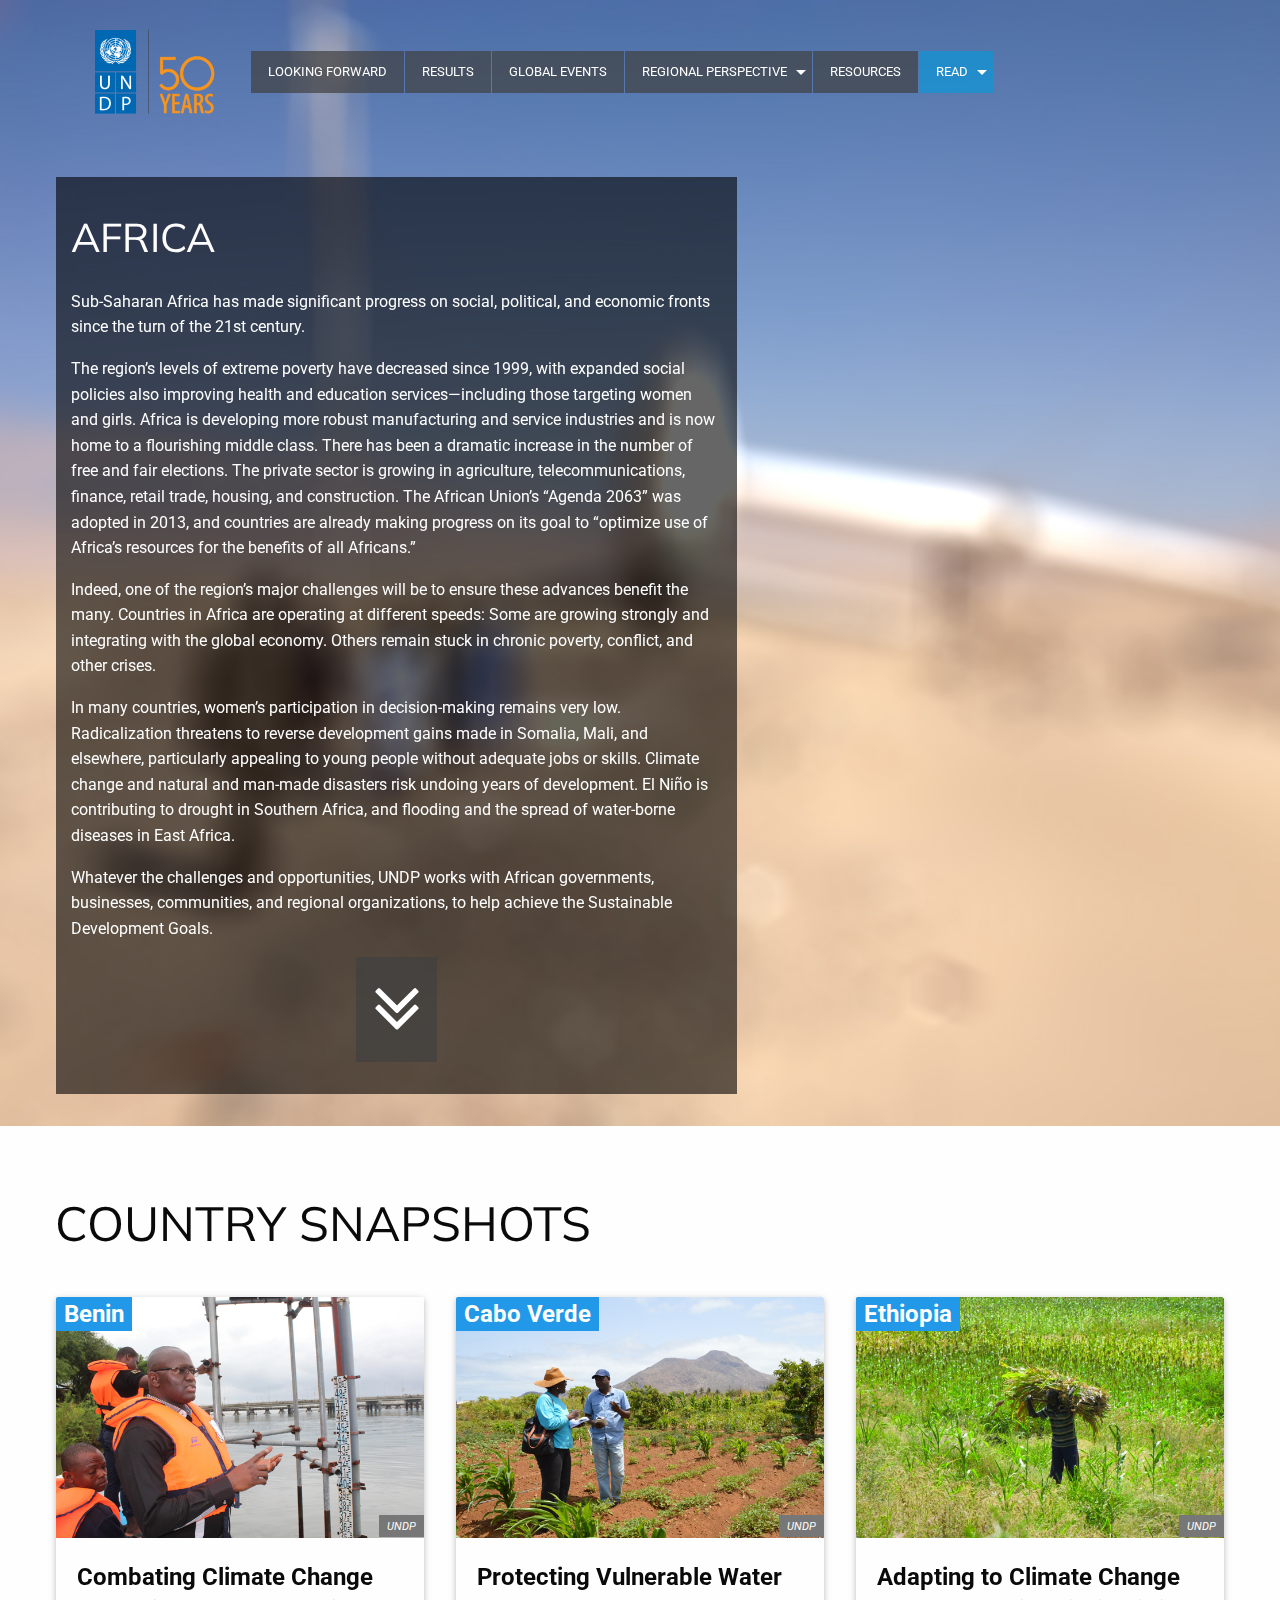
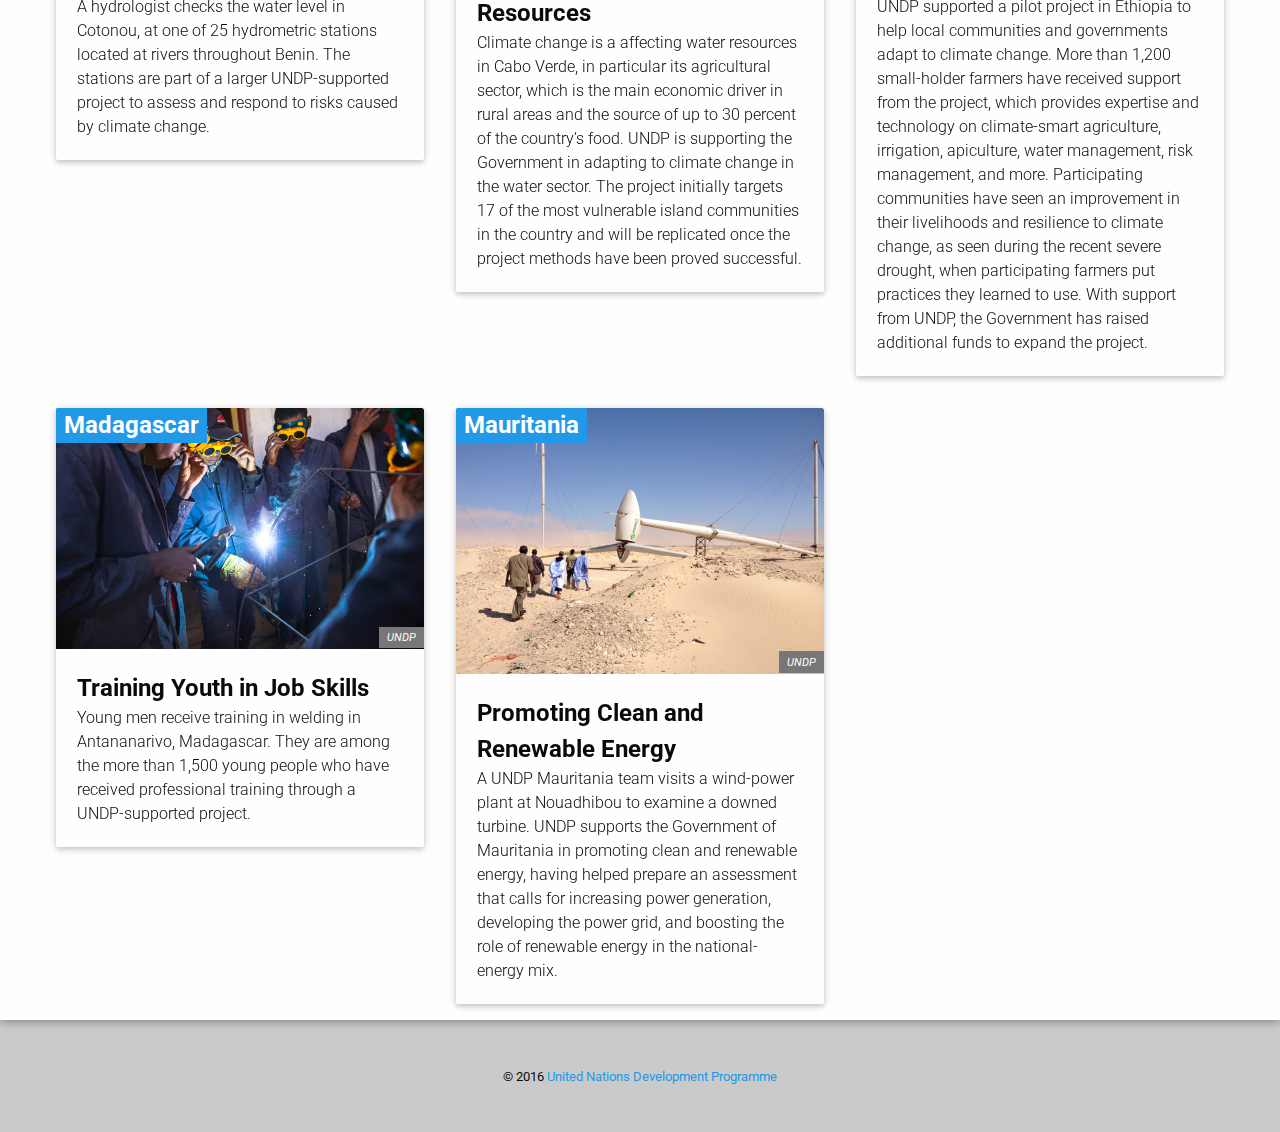
<file: en/africa.html>
<!doctype html>
<html class="no-js" lang="en">
  <head>
    <meta charset="utf-8" />
    <meta http-equiv="x-ua-compatible" content="ie=edge">
    <meta name="viewport" content="width=device-width, initial-scale=1.0">
    <title>AFRICA | REGIONAL PERSPECTIVE | INFOCUS 2015 - 2016</title>
    <meta name="description" content="2016: LOOKING FORWARD highlights the leadership role that UNDP plays in eradicating poverty and reducing inequality worldwide. Learn more." />
    <meta name="keywords" contwelvet="UN,UNDP,human development,poverty eradication,inequalities reduction,partnership,food security,elections,crisis recovery,natural resources" />
    <meta property="og:url" content="http://infocus.undp.org/en/" />
    <meta property="og:title" content="UNDP in Focus 2015/2016" />
    <meta property="og:site_name" content="UNDP in Focus 2015/2016" />
    <meta property="og:description" content="2016: LOOKING FORWARD highlights the leadership role that UNDP plays in eradicating poverty and reducing inequality worldwide. Learn more." />
    <meta property="og:image" content="http://infocus.undp.org/assets/img/UNDP_50_en.png" />
    <meta name="twitter:card" content="summary_large_image">
    <meta name="twitter:site" content="@undp" />
    <link rel="shortcut icon" href="../favicon.ico">
    <link rel="stylesheet" href="../assets/css/app.css">
  </head>
  <body>
    <script>
      (function(i,s,o,g,r,a,m){i['GoogleAnalyticsObject']=r;i[r]=i[r]||function(){
      (i[r].q=i[r].q||[]).push(arguments)},i[r].l=1*new Date();a=s.createElement(o),
      m=s.getElementsByTagName(o)[0];a.async=1;a.src=g;m.parentNode.insertBefore(a,m)
      })(window,document,'script','//www.google-analytics.com/analytics.js','ga');
      ga('create', 'UA-61266442-5', 'auto'); ga('send', 'pageview');
    </script>
    <a name="top"></a>
    <div class="off-canvas-wrapper">
      <div class="off-canvas-wrapper-inner" data-off-canvas-wrapper>
        <div class="off-canvas-content" data-off-canvas-content>
          <div class="region-intro rba">
          <div class="title-bar hide-for-large" data-responsive-toggle="topmenu-buttons" data-hide-for="large">
            <div class="title-bar-left">
              <a href="../en"><img src="../assets/img/logo50-120x84.png" alt="UNDP 50th anniversary logo" /></a>
            </div>
            <div class="title-bar-right">
              <button class="menu-icon" type="button" data-open="offCanvasRight"></button>
            </div>
          </div>
          
            <div class="off-canvas position-right" id="offCanvasRight" data-off-canvas data-position="right">
              <ul class="menu vertical">
                <li><a href="../en/#forward">LOOKING FORWARD</a></li>
                <li><a href="../en/#results">HISTORY</a></li>
                <li><a href="../en/global-events.html">GLOBAL EVENTS</a></li>
                <li class=".is-dropdown-submenu-parent">
                  <a href="#">REGIONAL PERSPECTIVE</a>
                  <ul class="nested vertical menu">
                    <li><a href="../en/africa.html">Africa</a></li>
                    <li><a href="../en/arab-states.html">Arab States</a></li>
                    <li><a href="../en/asia-pacific.html">Asia and the Pacific</a></li>
                    <li><a href="../en/europe-central-asia.html">Europe and Central Asia</a></li>
                    <li><a href="../en/latin-america-caribbean.html">Latin America and the Caribbean</a></li>
                  </ul>
                </li>
                  
                
              </ul>  
            </div>
            
            <div class="row show-for-large">
              <div class="columns">
                <div class="top-bar" id="topmenu-buttons">
            
                  <div class="top-bar-left">
                    <ul class="dropdown menu" data-dropdown-menu>
                      <li class="menu-text"><a href="../en"><img src="../assets/img/logo50-120x84.png" alt="UNDP 50th anniversary logo" /></a></li>
                      <li><a href="../en/#forward" class="button button-grey"> LOOKING FORWARD</a></li>
                      <li><a href="../en/#results" class="button button-grey">RESULTS</a></li>
                      <li><a href="../en/global-events.html" class="button button-grey">GLOBAL EVENTS</a></li>
                      <li class=".is-dropdown-submenu-parent">
                        <a href="#" class="button button-grey">REGIONAL PERSPECTIVE</a>
                        <ul class="menu">
                          <li><a href="../en/africa.html" class="button button-grey">Africa</a></li>
                          <li><a href="../en/arab-states.html" class="button button-grey">Arab States</a></li>
                          <li><a href="../en/asia-pacific.html" class="button button-grey">Asia and the Pacific</a></li>
                          <li><a href="../en/europe-central-asia.html" class="button button-grey">Europe and Central Asia</a></li>
                          <li><a href="../en/latin-america-caribbean.html" class="button button-grey">Latin America and the Caribbean</a></li>
                        </ul>
                      </li>
                        <li><a href="../en/resources.html" class="button button-grey">RESOURCES</a></li>
                       <li class=".is-dropdown-submenu-parent">
                            <a href="#" class="button button-blue">READ</a>
                        <ul class="menu">
                          
                          <li><a href="../en/french.html" class="button button-grey">French</a></li>
                          <li><a href="../en/spanish.html" class="button button-grey">Spanish</a></li>
                          <li><a href="../en/russian.html" class="button button-grey">Russian</a></li>
                          <li><a href="../en/arabic.html" class="button button-grey">Arabic</a></li>
                            <li><a href="../en/chinese.html" class="button button-grey">Chinese</a></li>
                        </ul>
                        </li>
                    </ul>
                  </div>
          
              </div>
            </div>
          </div>
          
            <div class="row region-info-container">
              <div class="small-12 medium-7 columns region-info">
                <h2>AFRICA</h2>
                <p>Sub-Saharan Africa has made significant progress on social, political, and economic fronts since the turn of the 21st century. </p>
                
                  
                  <p> The region’s levels of extreme poverty have decreased since 1999, with expanded social policies also improving health and education services—including those targeting women and girls. Africa is developing more robust manufacturing and service industries and is now home to a flourishing middle class. There has been a dramatic increase in the number of free and fair elections. The private sector is growing in agriculture, telecommunications, finance, retail trade, housing, and construction. The African Union’s “Agenda 2063” was
                adopted in 2013, and countries are already making progress on its goal to “optimize use of Africa’s resources for the benefits of all Africans.” </p>
                
                  
                  <p> Indeed, one of the region’s major challenges will be to ensure these advances benefit the many. Countries in Africa are operating at different speeds: Some are growing strongly and integrating with the global economy. Others remain stuck in chronic poverty, conflict, and other crises.</p>
                
                  <p> In many countries, women’s participation in decision-making remains very low. Radicalization threatens to reverse development gains made in Somalia, Mali, and elsewhere, particularly appealing to young people without adequate jobs or skills. Climate change and natural and man-made disasters risk undoing years of development. El Niño is contributing to drought in Southern Africa, and flooding and the spread of water-borne diseases in East Africa.</p>
                  
                  <p> Whatever the challenges and opportunities, UNDP works with African governments, businesses, communities, and regional organizations, to help achieve the Sustainable Development Goals. </p>
                
                <p align="center">
                  <a href="#snapshots" class="button button-grey">
                     
                     <img src="../assets/img/angle-double-down-64px.svg" width="50" alt="arrow down" />
                  </a>
                </p>
              </div>
            </div>
            
          </div>
          
            
          <a name="snapshots"></a>
          
          <div class="row">
            <div class="small-12 columns">
              <h1>COUNTRY SNAPSHOTS</h1>
            </div>
          </div>
          
          <div class="row region-cards">
            <div class="large-4 medium-6"><div class="card">
            <div class="image">
              <img src="../assets/img/regional/cotonou-combating-climate-change.jpg">
              <span class="date label">Benin</span>
              <span class="credit label secondary">UNDP</span>
            </div>
            <div class="content">
              <div class="title">Combating Climate Change</div>
              A hydrologist checks the water level in Cotonou, at one of 25 hydrometric stations located at rivers throughout Benin. The stations are part of a larger UNDP-supported project to assess and respond to risks caused by climate change.
            </div>
          </div>
              </div>
              
              
            <div class="large-4 medium-6"><div class="card">
            <div class="image">
              <img src="../assets/img/regional/cabo-verde-protecting-vulnerable-water-resources.jpg">
              <span class="date label">Cabo Verde</span>
              <span class="credit label secondary">UNDP</span>
            </div>
            <div class="content">
              <div class="title">Protecting Vulnerable Water Resources</div>
              Climate change is a affecting water resources in Cabo Verde, in particular its agricultural sector, which is the main economic driver in rural areas and the source of up to 30 percent of the country’s food. UNDP is supporting the Government in adapting to climate change in the water sector. The project initially targets 17 of the most vulnerable island communities in the country and will be replicated once the project methods have been proved successful.
            </div>
          </div>
          </div>
              
              
            <div class="large-4 medium-6"><div class="card">
            <div class="image">
              <img src="../assets/img/regional/ethiopia-adapting-to-climate-change.jpg">
              <span class="date label">Ethiopia</span>
              <span class="credit label secondary">UNDP</span>
            </div>
            <div class="content">
              <div class="title">Adapting to Climate Change</div>
              UNDP supported a pilot project in Ethiopia to help local communities and governments adapt to climate change. More than 1,200 small-holder farmers have received support from the project, which provides expertise and technology on climate-smart agriculture, irrigation, apiculture, water management, risk management, and more. Participating communities have seen an improvement in their livelihoods and resilience to climate change, as seen during the recent severe drought, when participating farmers put practices they learned to use. With support from UNDP, the Government has raised additional funds to expand the project.
            </div>
           
          </div>
          </div>
            <div class="large-4 medium-6"><div class="card">
            <div class="image">
              <img src="../assets/img/regional/madagascar-training-youth-in-job-skills.jpg">
              <span class="date label">Madagascar</span>
              <span class="credit label secondary">UNDP</span>
            </div>
            <div class="content">
              <div class="title">Training Youth in Job Skills</div>
              Young men receive training in welding in Antananarivo, Madagascar. They are among the more than 1,500 young people who have received professional training through a UNDP-supported project.
            </div>
            
          </div>
          </div>
              
              <div class="large-4 medium-6"><div class="card">
            <div class="image">
              <img src="../assets/img/regional/mauritania-promoting-clean-and-renewable-energy.jpg">
              <span class="date label">Mauritania</span>
              <span class="credit label secondary">UNDP</span>
            </div>
            <div class="content">
              <div class="title">Promoting Clean and Renewable Energy</div>
              A UNDP Mauritania team visits a wind-power plant at Nouadhibou to examine a downed turbine. UNDP supports the Government of Mauritania in promoting clean and renewable energy, having helped prepare an assessment that calls for increasing power generation, developing the power grid, and boosting the role of renewable energy in the national-energy mix.
            </div>
            
          </div>
          </div>
              
              </div>
          </div>
              
                 
          </div>
          
          <footer>
            <div class="row align-middle">
              <div class="columns">
                <center><small>&copy; 2016 <a href="http://www.undp.org">United Nations Development Programme</a></small></center>
              </div>
            </div>
          </footer>
        </div>
     
    <script src="../assets/js/app.js"></script>
  </body>
</html>
</file>
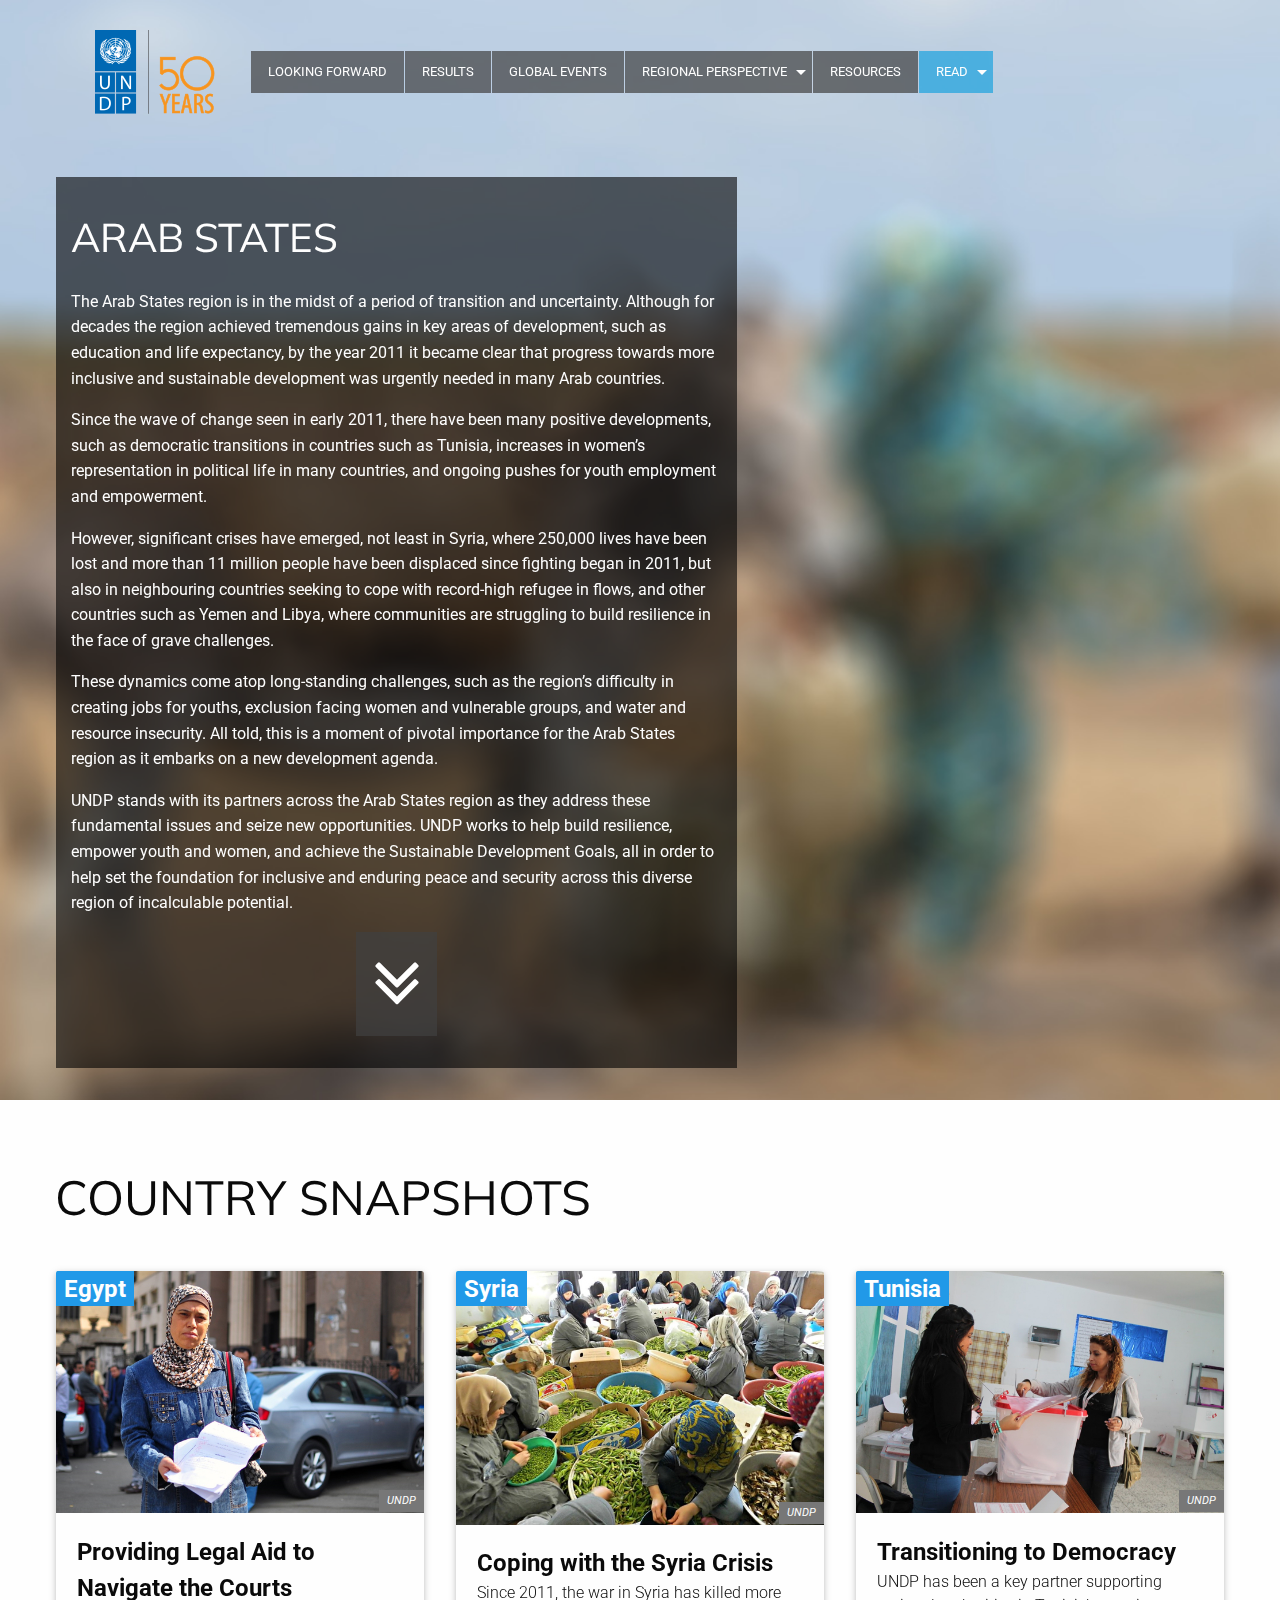
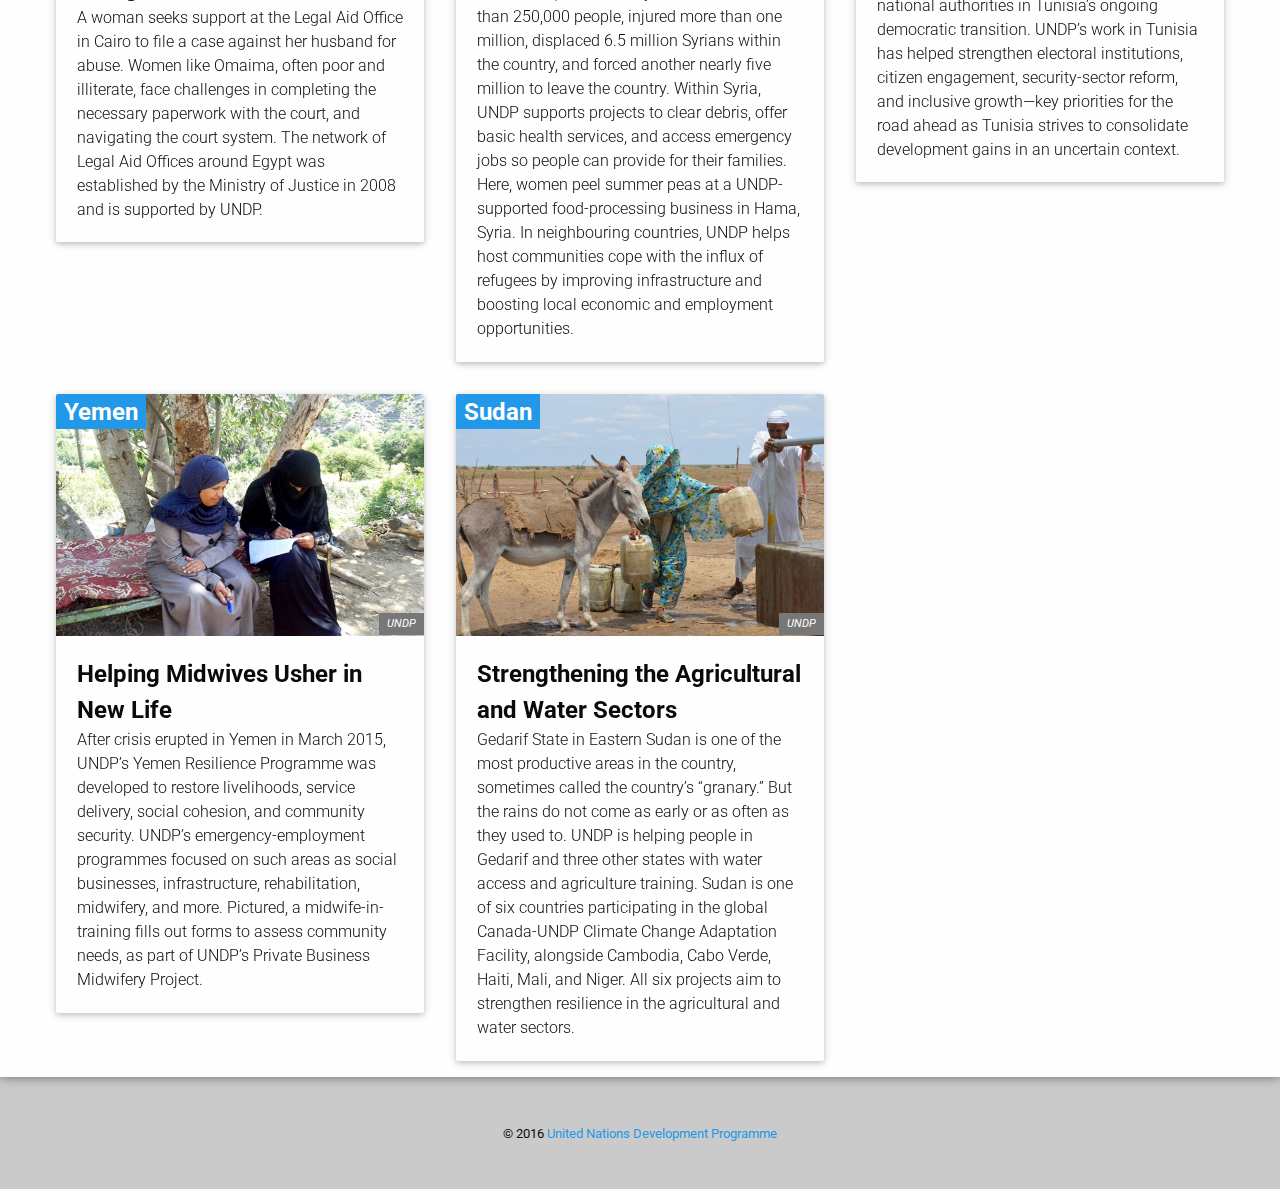
<file: en/arab-states.html>
<!doctype html>
<html class="no-js" lang="en">
  <head>
    <meta charset="utf-8" />
    <meta http-equiv="x-ua-compatible" content="ie=edge">
    <meta name="viewport" content="width=device-width, initial-scale=1.0">
    <title>ARAB STATES | REGIONAL PERSPECTIVE | INFOCUS 2015 - 2016</title>
    <meta name="description" content="2016: LOOKING FORWARD highlights the leadership role that UNDP plays in eradicating poverty and reducing inequality worldwide. Learn more." />
    <meta name="keywords" contwelvet="UN,UNDP,human development,poverty eradication,inequalities reduction,partnership,food security,elections,crisis recovery,natural resources" />
    <meta property="og:url" content="http://infocus.undp.org/en/" />
    <meta property="og:title" content="UNDP in Focus 2015/2016" />
    <meta property="og:site_name" content="UNDP in Focus 2015/2016" />
    <meta property="og:description" content="2016: LOOKING FORWARD highlights the leadership role that UNDP plays in eradicating poverty and reducing inequality worldwide. Learn more." />
    <meta property="og:image" content="http://infocus.undp.org/assets/img/UNDP_50_en.png" />
    <meta name="twitter:card" content="summary_large_image">
    <meta name="twitter:site" content="@undp" />
    <link rel="shortcut icon" href="../favicon.ico">
    <link rel="stylesheet" href="../assets/css/app.css">
  </head>
  <body>
    <script>
      (function(i,s,o,g,r,a,m){i['GoogleAnalyticsObject']=r;i[r]=i[r]||function(){
      (i[r].q=i[r].q||[]).push(arguments)},i[r].l=1*new Date();a=s.createElement(o),
      m=s.getElementsByTagName(o)[0];a.async=1;a.src=g;m.parentNode.insertBefore(a,m)
      })(window,document,'script','//www.google-analytics.com/analytics.js','ga');
      ga('create', 'UA-61266442-5', 'auto'); ga('send', 'pageview');
    </script>
    <a name="top"></a>
    <div class="off-canvas-wrapper">
      <div class="off-canvas-wrapper-inner" data-off-canvas-wrapper>
        <div class="off-canvas-content" data-off-canvas-content>
          <div class="region-intro rbas">
          <div class="title-bar hide-for-large" data-responsive-toggle="topmenu-buttons" data-hide-for="large">
            <div class="title-bar-left">
              <a href="../en"><img src="../assets/img/logo50-120x84.png" alt="UNDP 50th anniversary logo" /></a>
            </div>
            <div class="title-bar-right">
              <button class="menu-icon" type="button" data-open="offCanvasRight"></button>
            </div>
          </div>
          
            <div class="off-canvas position-right" id="offCanvasRight" data-off-canvas data-position="right">
              <ul class="menu vertical">
                <li><a href="../en/#forward">LOOKING FORWARD</a></li>
                <li><a href="../en/#results">HISTORY</a></li>
                <li><a href="../en/global-events.html">GLOBAL EVENTS</a></li>
                <li class=".is-dropdown-submenu-parent">
                  <a href="#">REGIONAL PERSPECTIVE</a>
                  <ul class="nested vertical menu">
                    <li><a href="../en/africa.html">Africa</a></li>
                    <li><a href="../en/arab-states.html">Arab States</a></li>
                    <li><a href="../en/asia-pacific.html">Asia and the Pacific</a></li>
                    <li><a href="../en/europe-central-asia.html">Europe and Central Asia</a></li>
                    <li><a href="../en/latin-america-caribbean.html">Latin America and the Caribbean</a></li>
                  </ul>
                </li>
                  
                
              </ul>  
            </div>
            
            <div class="row show-for-large">
              <div class="columns">
                <div class="top-bar" id="topmenu-buttons">
            
                  <div class="top-bar-left">
                    <ul class="dropdown menu" data-dropdown-menu>
                      <li class="menu-text"><a href="../en"><img src="../assets/img/logo50-120x84.png" alt="UNDP 50th anniversary logo" /></a></li>
                      <li><a href="../en/#forward" class="button button-grey"> LOOKING FORWARD</a></li>
                      <li><a href="../en/#results" class="button button-grey">RESULTS</a></li>
                      <li><a href="../en/global-events.html" class="button button-grey">GLOBAL EVENTS</a></li>
                      <li class=".is-dropdown-submenu-parent">
                        <a href="#" class="button button-grey">REGIONAL PERSPECTIVE</a>
                        <ul class="menu">
                          <li><a href="../en/africa.html" class="button button-grey">Africa</a></li>
                          <li><a href="../en/arab-states.html" class="button button-grey">Arab States</a></li>
                          <li><a href="../en/asia-pacific.html" class="button button-grey">Asia and the Pacific</a></li>
                          <li><a href="../en/europe-central-asia.html" class="button button-grey">Europe and Central Asia</a></li>
                          <li><a href="../en/latin-america-caribbean.html" class="button button-grey">Latin America and the Caribbean</a></li>
                        </ul>
                      </li>
                        <li><a href="../en/resources.html" class="button button-grey">RESOURCES</a></li>
                       <li class=".is-dropdown-submenu-parent">
                            <a href="#" class="button button-blue">READ</a>
                        <ul class="menu">
                          
                          <li><a href="../en/french.html" class="button button-grey">French</a></li>
                          <li><a href="../en/spanish.html" class="button button-grey">Spanish</a></li>
                          <li><a href="../en/russian.html" class="button button-grey">Russian</a></li>
                          <li><a href="../en/arabic.html" class="button button-grey">Arabic</a></li>
                            <li><a href="../en/chinese.html" class="button button-grey">Chinese</a></li>
                        </ul>
                        </li>
                    </ul>
                  </div>
          
              </div>
            </div>
          </div>
          
            
            
            <div class="row region-info-container">
              <div class="small-12 medium-7 columns region-info">
                <h2>ARAB STATES</h2>
                <p>The Arab States region is in the midst of a period of transition and uncertainty. Although for decades the region achieved tremendous gains in key areas of development, such as education and life expectancy, by the year 2011 it became clear that progress towards more inclusive and sustainable development was urgently needed in many Arab countries.</p>
                <p>
          
          Since the wave of change seen in early 2011, there have been many positive developments, such as democratic transitions in countries such as Tunisia, increases in women’s representation in political life in many countries, and ongoing pushes for youth employment and empowerment.  </p>
                <p>
          
          However, significant crises have emerged, not least in Syria, where 250,000 lives have been lost and more than 11 million people have been displaced since fighting began in 2011, but also in neighbouring countries seeking to cope with record-high refugee in flows, and other countries such as Yemen and Libya, where communities are struggling to build resilience in the face of grave challenges.  </p>
                <p>
          
          These dynamics come atop long-standing challenges, such as the region’s difficulty in creating jobs for youths, exclusion facing women and vulnerable groups, and water and resource insecurity. All told, this is a moment of pivotal importance for the Arab States
region as it embarks on a new development agenda.
          </p>
                  <p> UNDP stands with its partners across the Arab States region as they address these fundamental issues and seize new opportunities. UNDP works to help build resilience, empower youth and women, and achieve the Sustainable Development Goals, all in order to help set the foundation for inclusive and enduring peace and security across this diverse region of incalculable potential. </p>
                  
                  
                <p align="center">
                  <p align="center">
                  <a href="#snapshots" class="button button-grey">
                     <img src="../assets/img/angle-double-down-64px.svg" width="50" alt="arrow down" />
                  </a>
                </p>
              </div>
            </div>
            
          </div>
          
          <a name="snapshots"></a>
          
          <div class="row">
            <div class="small-12 columns">
              <h1>COUNTRY SNAPSHOTS</h1>
            </div>
          </div>
          
          <div class="row region-cards">
            <div class="large-4 medium-6"><div class="card">
            <div class="image">
              <img src="../assets/img/regional/egypt-providing-legal-aid-to-navigate-the-courts.jpg">
              <span class="date label">Egypt</span>
              <span class="credit label secondary">UNDP</span>
            </div>
            <div class="content">
              <div class="title">Providing Legal Aid to Navigate the Courts</div>
              A woman seeks support at the Legal Aid Office in Cairo to  file a case against her husband for abuse. Women like Omaima, often poor and illiterate, face challenges in completing the necessary paperwork with the court, and navigating the court system. The network of Legal Aid Offices around Egypt was established by the Ministry of Justice in 2008 and is supported by UNDP.
            </div>
            
          </div>
          </div>
            <div class="large-4 medium-6"><div class="card">
            <div class="image">
              <img src="../assets/img/regional/syria-coping-with-the-syria-crisis.jpg">
              <span class="date label">Syria</span>
              <span class="credit label secondary">UNDP</span>
            </div>
            <div class="content">
              <div class="title">Coping with the Syria Crisis</div>
              Since 2011, the war in Syria has killed more than 250,000 people, injured more than one million, displaced 6.5 million Syrians within the country, and forced another nearly five million to leave the country. Within Syria, UNDP supports projects to clear debris, offer basic health services, and access emergency jobs so people can provide for their families. Here, women peel summer peas at a UNDP-supported food-processing business in Hama, Syria. In neighbouring countries, UNDP helps host communities cope with the influx of refugees by improving infrastructure and boosting local economic and employment opportunities. 
            </div>
            
          </div>
          </div>
            <div class="large-4 medium-6"><div class="card">
            <div class="image">
              <img src="../assets/img/regional/tunisia-transitioning-to-democracy.jpg">
              <span class="date label">Tunisia</span>
              <span class="credit label secondary">UNDP</span>
            </div>
            <div class="content">
              <div class="title">Transitioning to Democracy</div>
              UNDP has been a key partner supporting national authorities in Tunisia’s ongoing democratic transition. UNDP’s work in Tunisia has helped strengthen electoral institutions, citizen engagement, security-sector reform, and inclusive growth—key priorities for the road ahead as Tunisia strives to consolidate development gains in an uncertain context.
            </div>
                
          </div>
          </div>
              
               <div class="large-4 medium-6"><div class="card">
            <div class="image">
              <img src="../assets/img/regional/yemen-helping-midwives-usher-in-new-life.jpg">
              <span class="date label">Yemen</span>
              <span class="credit label secondary">UNDP</span>
            </div>
            <div class="content">
              <div class="title">Helping Midwives Usher in New Life</div>
              After crisis erupted in Yemen in March 2015, UNDP’s Yemen Resilience Programme was developed to restore livelihoods, service delivery, social cohesion, and community security. UNDP’s emergency-employment programmes focused on such areas as social businesses, infrastructure, rehabilitation, midwifery, and more. Pictured, a midwife-in-training fills out forms to assess community needs, as part of UNDP’s Private Business Midwifery Project.
            </div>
                
          </div>
          </div>
              
              <div class="large-4 medium-6"><div class="card">
            <div class="image">
              <img src="../assets/img/regional/sudan-strenghtening-agricultural-water-sector.jpg">
              <span class="date label">Sudan</span>
              <span class="credit label secondary">UNDP</span>
            </div>
            <div class="content">
              <div class="title">Strengthening the Agricultural and Water Sectors</div>
              Gedarif State in Eastern Sudan is one of the most productive areas in the country, sometimes called the country’s “granary.” But the rains do not come as early or as often as they used to. UNDP is helping people in Gedarif and three other states with water access and agriculture training. Sudan is one of six countries participating in the global Canada-UNDP Climate Change Adaptation Facility, alongside Cambodia, Cabo Verde, Haiti, Mali, and Niger. All six projects aim to strengthen resilience in the agricultural and water sectors.
            </div>
                
          </div>
          </div>
              
              </div>
          </div>
              
              
              
          </div>
          
          <footer>
            <div class="row align-middle">
              <div class="columns">
                <center><small>&copy; 2016 <a href="http://www.undp.org">United Nations Development Programme</a></small></center>
              </div>
            </div>
          </footer>
        </div>
      
    <script src="../assets/js/app.js"></script>
  </body>
</html>
</file>
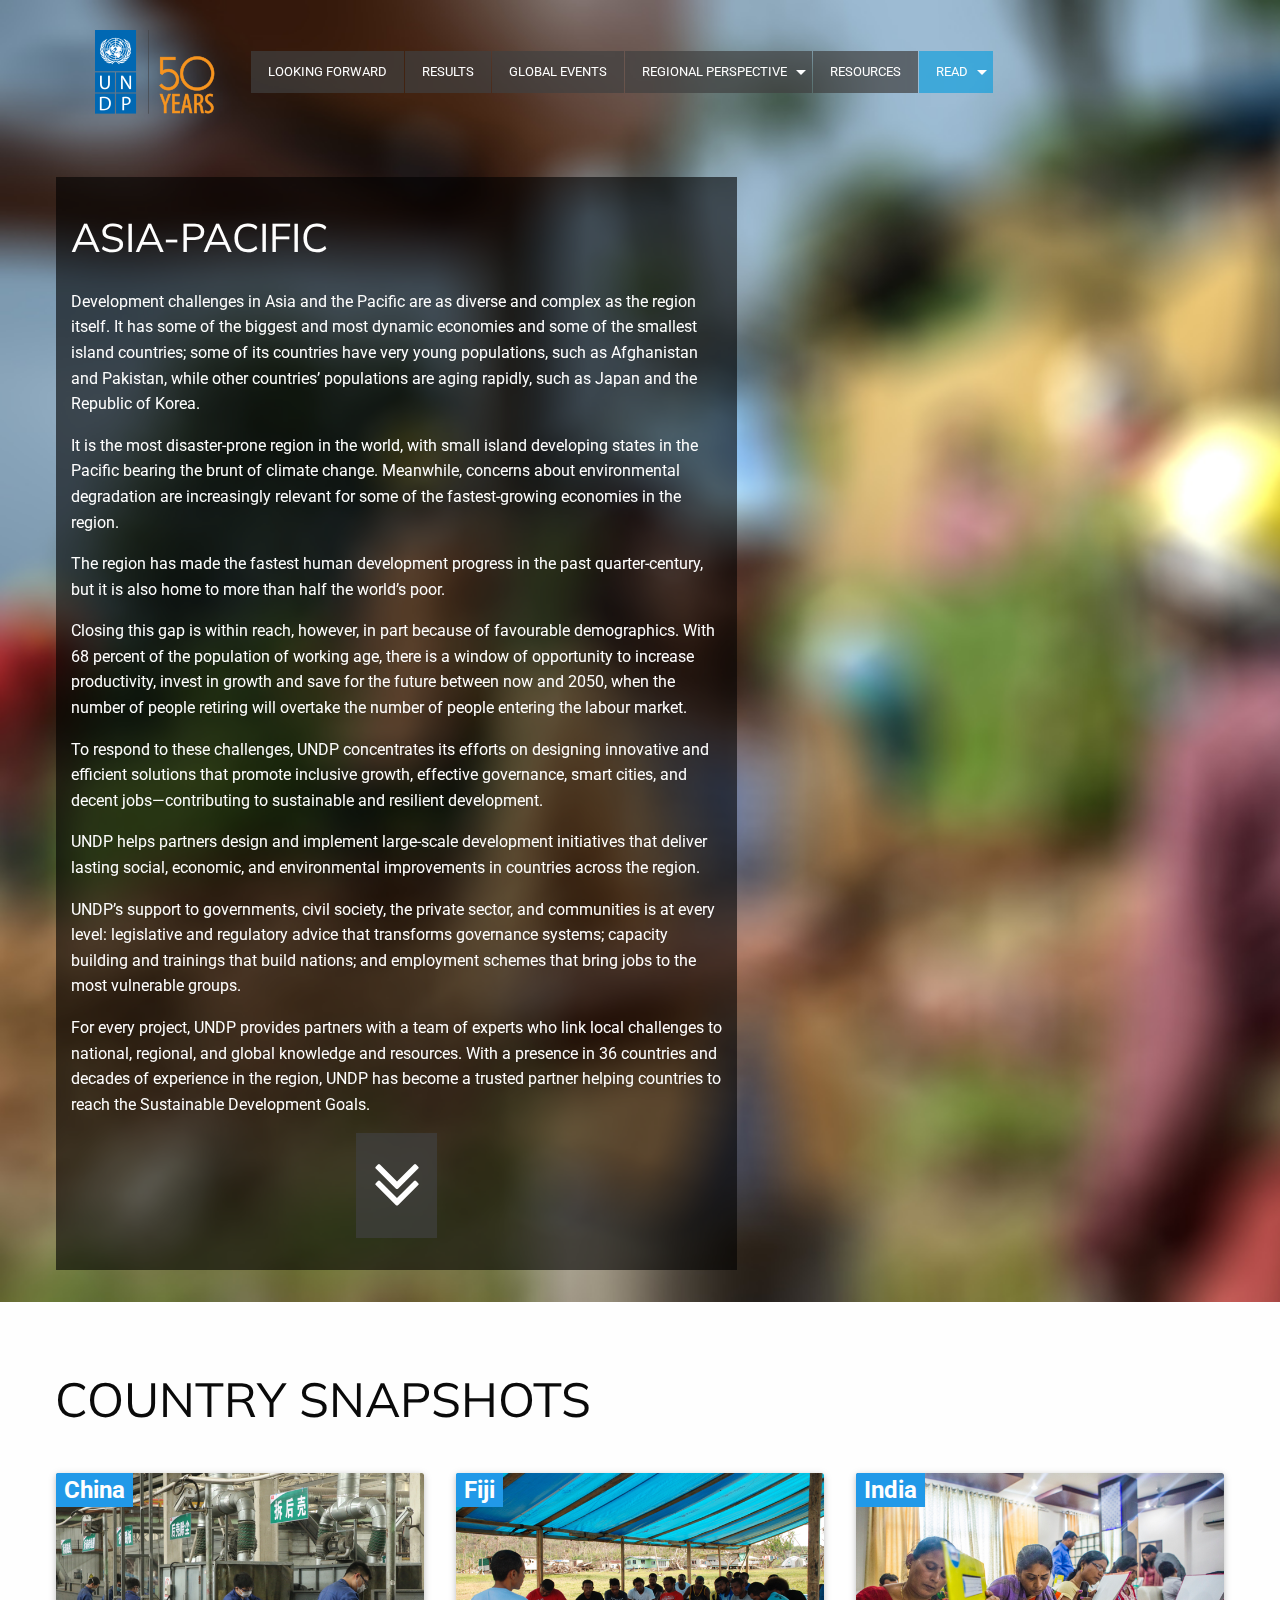
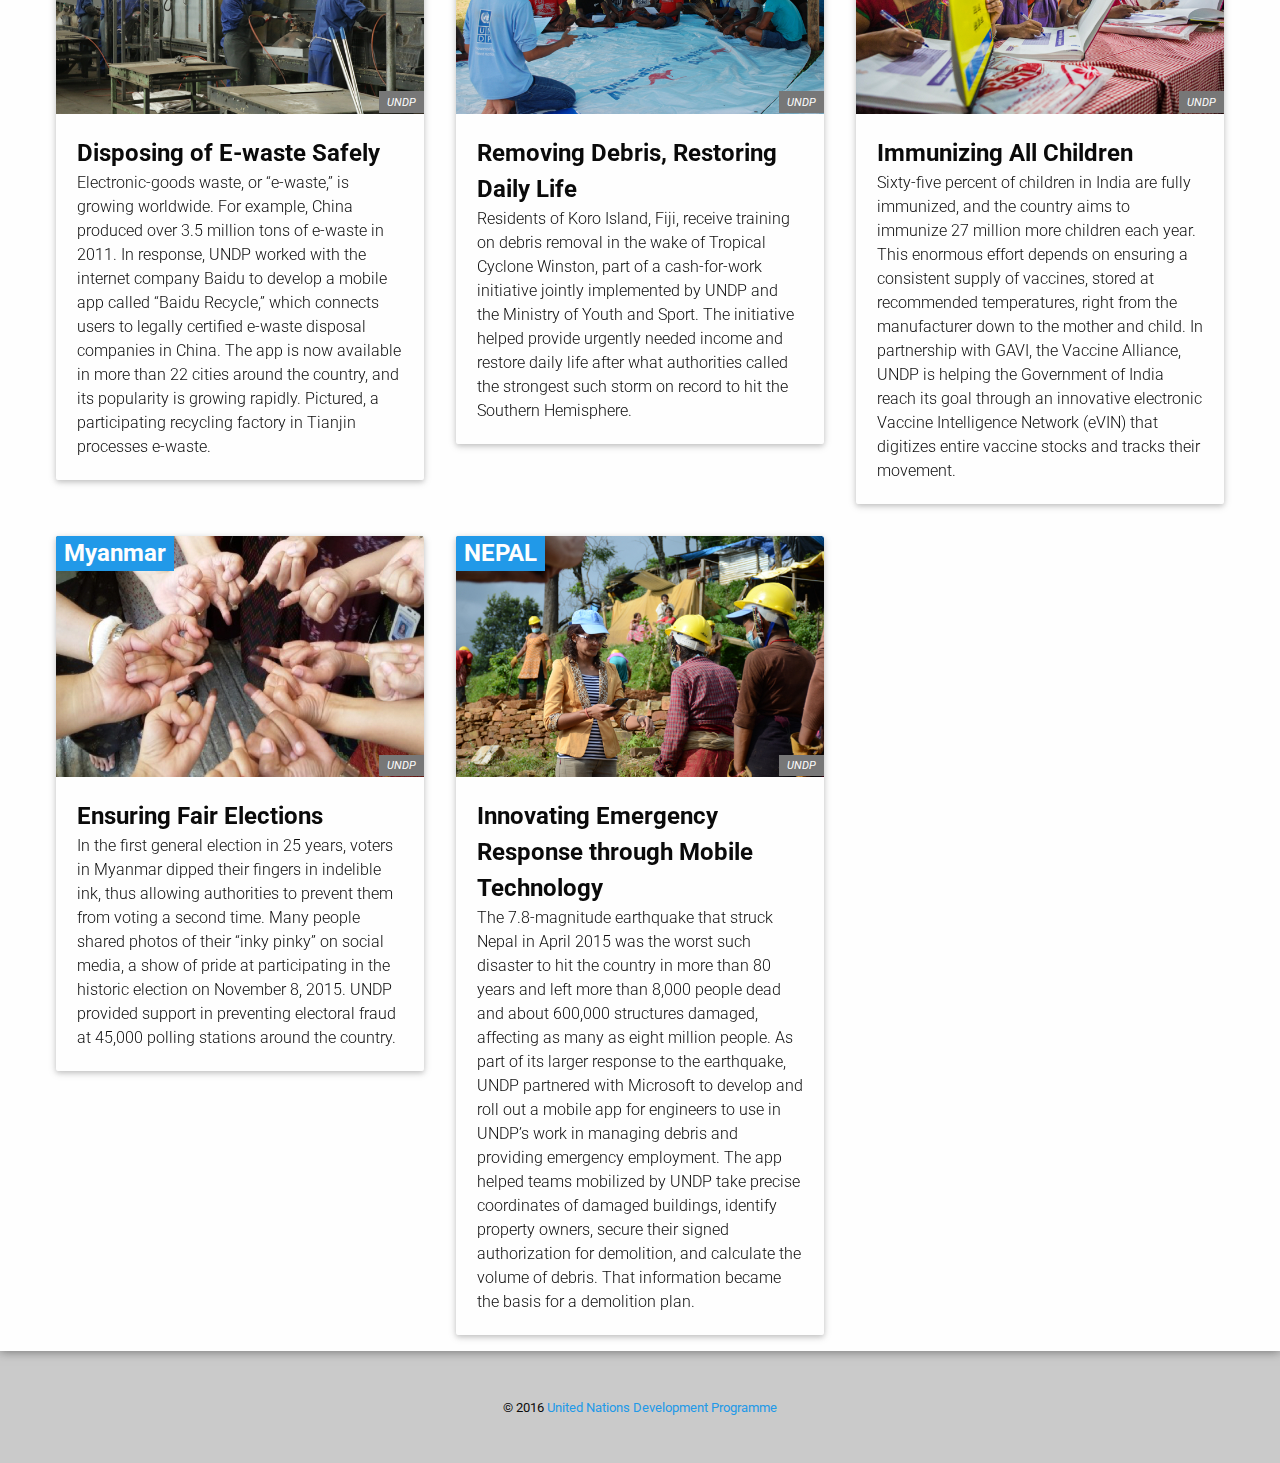
<file: en/asia-pacific.html>
<!doctype html>
<html class="no-js" lang="en">
  <head>
    <meta charset="utf-8" />
    <meta http-equiv="x-ua-compatible" content="ie=edge">
    <meta name="viewport" content="width=device-width, initial-scale=1.0">
    <title>ASIA-PACIFIC | REGIONAL PERSPECTIVE | INFOCUS 2015 - 2016</title>
    <meta name="description" content="2016: LOOKING FORWARD highlights the leadership role that UNDP plays in eradicating poverty and reducing inequality worldwide. Learn more." />
    <meta name="keywords" contwelvet="UN,UNDP,human development,poverty eradication,inequalities reduction,partnership,food security,elections,crisis recovery,natural resources" />
    <meta property="og:url" content="http://infocus.undp.org/en/" />
    <meta property="og:title" content="UNDP in Focus 2015/2016" />
    <meta property="og:site_name" content="UNDP in Focus 2015/2016" />
    <meta property="og:description" content="2016: LOOKING FORWARD highlights the leadership role that UNDP plays in eradicating poverty and reducing inequality worldwide. Learn more." />
    <meta property="og:image" content="http://infocus.undp.org/assets/img/UNDP_50_en.png" />
    <meta name="twitter:card" content="summary_large_image">
    <meta name="twitter:site" content="@undp" />
    <link rel="shortcut icon" href="../favicon.ico">
    <link rel="stylesheet" href="../assets/css/app.css">
  </head>
  <body>
    <script>
      (function(i,s,o,g,r,a,m){i['GoogleAnalyticsObject']=r;i[r]=i[r]||function(){
      (i[r].q=i[r].q||[]).push(arguments)},i[r].l=1*new Date();a=s.createElement(o),
      m=s.getElementsByTagName(o)[0];a.async=1;a.src=g;m.parentNode.insertBefore(a,m)
      })(window,document,'script','//www.google-analytics.com/analytics.js','ga');
      ga('create', 'UA-61266442-5', 'auto'); ga('send', 'pageview');
    </script>
    <a name="top"></a>
    <div class="off-canvas-wrapper">
      <div class="off-canvas-wrapper-inner" data-off-canvas-wrapper>
        <div class="off-canvas-content" data-off-canvas-content>
          <div class="region-intro rbap">
          <div class="title-bar hide-for-large" data-responsive-toggle="topmenu-buttons" data-hide-for="large">
            <div class="title-bar-left">
              <a href="../en"><img src="../assets/img/logo50-120x84.png" alt="UNDP 50th anniversary logo" /></a>
            </div>
            <div class="title-bar-right">
              <button class="menu-icon" type="button" data-open="offCanvasRight"></button>
            </div>
          </div>
          
            <div class="off-canvas position-right" id="offCanvasRight" data-off-canvas data-position="right">
              <ul class="menu vertical">
                <li><a href="../en/#forward">LOOKING FORWARD</a></li>
                <li><a href="../en/#results">HISTORY</a></li>
                <li><a href="../en/global-events.html">GLOBAL EVENTS</a></li>
                <li class=".is-dropdown-submenu-parent">
                  <a href="#">REGIONAL PERSPECTIVE</a>
                  <ul class="nested vertical menu">
                    <li><a href="../en/africa.html">Africa</a></li>
                    <li><a href="../en/arab-states.html">Arab States</a></li>
                    <li><a href="../en/asia-pacific.html">Asia and the Pacific</a></li>
                    <li><a href="../en/europe-central-asia.html">Europe and Central Asia</a></li>
                    <li><a href="../en/latin-america-caribbean.html">Latin America and the Caribbean</a></li>
                  </ul>
                </li>
                  
                
              </ul>  
            </div>
            
            <div class="row show-for-large">
              <div class="columns">
                <div class="top-bar" id="topmenu-buttons">
            
                  <div class="top-bar-left">
                    <ul class="dropdown menu" data-dropdown-menu>
                      <li class="menu-text"><a href="../en"><img src="../assets/img/logo50-120x84.png" alt="UNDP 50th anniversary logo" /></a></li>
                      <li><a href="../en/#forward" class="button button-grey"> LOOKING FORWARD</a></li>
                      <li><a href="../en/#results" class="button button-grey">RESULTS</a></li>
                      <li><a href="../en/global-events.html" class="button button-grey">GLOBAL EVENTS</a></li>
                      <li class=".is-dropdown-submenu-parent">
                        <a href="#" class="button button-grey">REGIONAL PERSPECTIVE</a>
                        <ul class="menu">
                          <li><a href="../en/africa.html" class="button button-grey">Africa</a></li>
                          <li><a href="../en/arab-states.html" class="button button-grey">Arab States</a></li>
                          <li><a href="../en/asia-pacific.html" class="button button-grey">Asia and the Pacific</a></li>
                          <li><a href="../en/europe-central-asia.html" class="button button-grey">Europe and Central Asia</a></li>
                          <li><a href="../en/latin-america-caribbean.html" class="button button-grey">Latin America and the Caribbean</a></li>
                        </ul>
                      </li>
                        <li><a href="../en/resources.html" class="button button-grey">RESOURCES</a></li>
                       <li class=".is-dropdown-submenu-parent">
                            <a href="#" class="button button-blue">READ</a>
                        <ul class="menu">
                          
                          <li><a href="../en/french.html" class="button button-grey">French</a></li>
                          <li><a href="../en/spanish.html" class="button button-grey">Spanish</a></li>
                          <li><a href="../en/russian.html" class="button button-grey">Russian</a></li>
                          <li><a href="../en/arabic.html" class="button button-grey">Arabic</a></li>
                            <li><a href="../en/chinese.html" class="button button-grey">Chinese</a></li>
                        </ul>
                        </li>
                    </ul>
                  </div>
          
              </div>
            </div>
          </div>
          
           
            
            <div class="row region-info-container">
              <div class="small-12 medium-7 columns region-info">
                <h2>ASIA-PACIFIC</h2>
                <p>Development challenges in Asia and the Pacific are as diverse and complex as the region itself. It has some of the biggest and most dynamic economies and some of the smallest island countries; some of its countries have very young populations, such as Afghanistan and Pakistan, while other countries’ populations are aging rapidly, such as Japan and the Republic of Korea.</p>
                <p>
           
          It is the most disaster-prone region in the world, with small island developing states
in the Pacific bearing the brunt of climate change. Meanwhile, concerns about environmental degradation are increasingly relevant for some of the fastest-growing economies in the region.  </p>
                <p>
           
          The region has made the fastest human development progress in the past quarter-century, but it is also home to more than half the world’s poor.
</p>
                <p>
           
          Closing this gap is within reach, however, in part because of favourable demographics. With 68 percent of the population of working age, there is a window of opportunity to increase productivity, invest in growth and save for the future between now and 2050, when the number of people retiring will overtake the number of people entering the labour market. </p>
                <p>
           
          To respond to these challenges, UNDP concentrates its efforts on designing innovative and efficient solutions that promote inclusive growth, effective governance, smart cities, and decent jobs—contributing to sustainable and resilient development.
          
          </p>
                  <p>UNDP helps partners design and implement large-scale development initiatives that deliver lasting social, economic, and environmental improvements in countries across the region. </p>
                  
                  <p>UNDP’s support to governments, civil society, the private sector, and communities is at every level: legislative and regulatory advice that transforms governance systems; capacity building and trainings that build nations; and employment schemes that bring jobs to the most vulnerable groups. </p>
                  
                  <p> For every project, UNDP provides partners with a team of experts who link local challenges to national, regional, and global knowledge and resources. With a presence in 36 countries and decades of experience in the region, UNDP has become a trusted partner helping countries to reach the Sustainable Development Goals. </p>
                  
                  
                <p align="center">
                  <p align="center">
                  <a href="#snapshots" class="button button-grey">
                     <img src="../assets/img/angle-double-down-64px.svg" width="50" alt="arrow down" />
                  </a>
                </p>
              </div>
            </div>
            
          </div>
          
          <a name="snapshots"></a>
          
          <div class="row">
            <div class="small-12 columns">
              <h1>COUNTRY SNAPSHOTS</h1>
            </div>
          </div>
          
          <div class="row region-cards">
            <div class="large-4 medium-6"><div class="card">
            <div class="image">
              <img src="../assets/img/regional/china-disposing-of-e-waste-safely.jpg">
              <span class="date label">China</span>
              <span class="credit label secondary">UNDP</span>
            </div>
            <div class="content">
              <div class="title">Disposing of E-waste Safely</div>
              Electronic-goods waste, or “e-waste,” is growing worldwide. For example, China produced over 3.5 million tons of e-waste in 2011. In response, UNDP worked with the internet company Baidu to develop a mobile app called “Baidu Recycle,” which connects users to legally certified e-waste disposal companies in China. The app is now available in more than 22 cities around the country, and its popularity is growing rapidly. Pictured, a participating recycling factory in Tianjin processes e-waste.
            </div>
            
          </div>
          </div>
            <div class="large-4 medium-6"><div class="card">
            <div class="image">
              <img src="../assets/img/regional/fiji-removing-debris-restoring-daily-life.jpg">
              <span class="date label">Fiji</span>
              <span class="credit label secondary">UNDP</span>
            </div>
            <div class="content">
              <div class="title">Removing Debris, Restoring Daily Life</div>
              Residents of Koro Island, Fiji, receive training on debris removal in the wake of Tropical Cyclone Winston, part of a cash-for-work initiative jointly implemented by UNDP and the Ministry of Youth and Sport. The initiative helped provide urgently needed income and restore daily life after what authorities called the strongest such storm on record to hit the Southern Hemisphere.
            </div>
            
          </div>
          </div>
            <div class="large-4 medium-6"><div class="card">
            <div class="image">
              <img src="../assets/img/regional/india-immunizing-all-children.jpg">
              <span class="date label">India</span>
              <span class="credit label secondary">UNDP</span>
            </div>
            <div class="content">
              <div class="title">Immunizing All Children</div>
             Sixty-five percent of children in India are fully immunized, and the country aims to immunize 27 million more children each year. This enormous effort depends on ensuring a consistent supply of vaccines, stored at recommended temperatures, right from the manufacturer down to the mother and child. In partnership with GAVI, the Vaccine Alliance, UNDP is helping the Government of India reach its goal through an innovative electronic Vaccine Intelligence Network (eVIN) that digitizes entire vaccine stocks and tracks their movement.
            </div>
    
          </div>
          </div>
            <div class="large-4 medium-6"><div class="card">
            <div class="image">
              <img src="../assets/img/regional/myanman-ensuring-fair-elections.jpg">
              <span class="date label">Myanmar</span>
              <span class="credit label secondary">UNDP</span>
            </div>
            <div class="content">
              <div class="title">Ensuring Fair Elections</div>
              In the first general election in 25 years, voters in Myanmar dipped their fingers in indelible ink, thus allowing authorities to prevent them from voting a second time. Many people shared photos of their “inky pinky” on social media, a show of pride at participating in the historic election on November 8, 2015. UNDP provided support in preventing electoral fraud at 45,000 polling stations around the country.
            </div>

          </div>
          </div>
            
              
                          <div class="large-4 medium-6"><div class="card">
            <div class="image">
              <img src="../assets/img/regional/nepal-innovating-emergency-response-through-mobile-tech.jpg">
              <span class="date label">NEPAL</span>
              <span class="credit label secondary">UNDP</span>
            </div>
            <div class="content">
              <div class="title">Innovating Emergency Response through Mobile Technology</div>
              The 7.8-magnitude earthquake that struck Nepal in April 2015 was the worst such disaster to hit the country in more than 80 years and left more than 8,000 people dead and about 600,000 structures damaged, affecting as many as eight million people. As part of its larger response to the earthquake, UNDP partnered with Microsoft to develop and roll out a mobile app for engineers to use in UNDP’s work in managing debris and providing emergency employment. The app helped teams mobilized by UNDP take precise coordinates of damaged buildings, identify property owners, secure their signed authorization for demolition, and calculate the volume of debris. That information became the basis for a demolition plan.
            </div>

          </div>
          </div>
              
            </div>
          </div>
            
         
          </div>
          
          <footer>
            <div class="row align-middle">
              <div class="columns">
                <center><small>&copy; 2016 <a href="http://www.undp.org">United Nations Development Programme</a></small></center>
              </div>
            </div>
          </footer>
        </div>
     
    <script src="../assets/js/app.js"></script>
  </body>
</html>
</file>
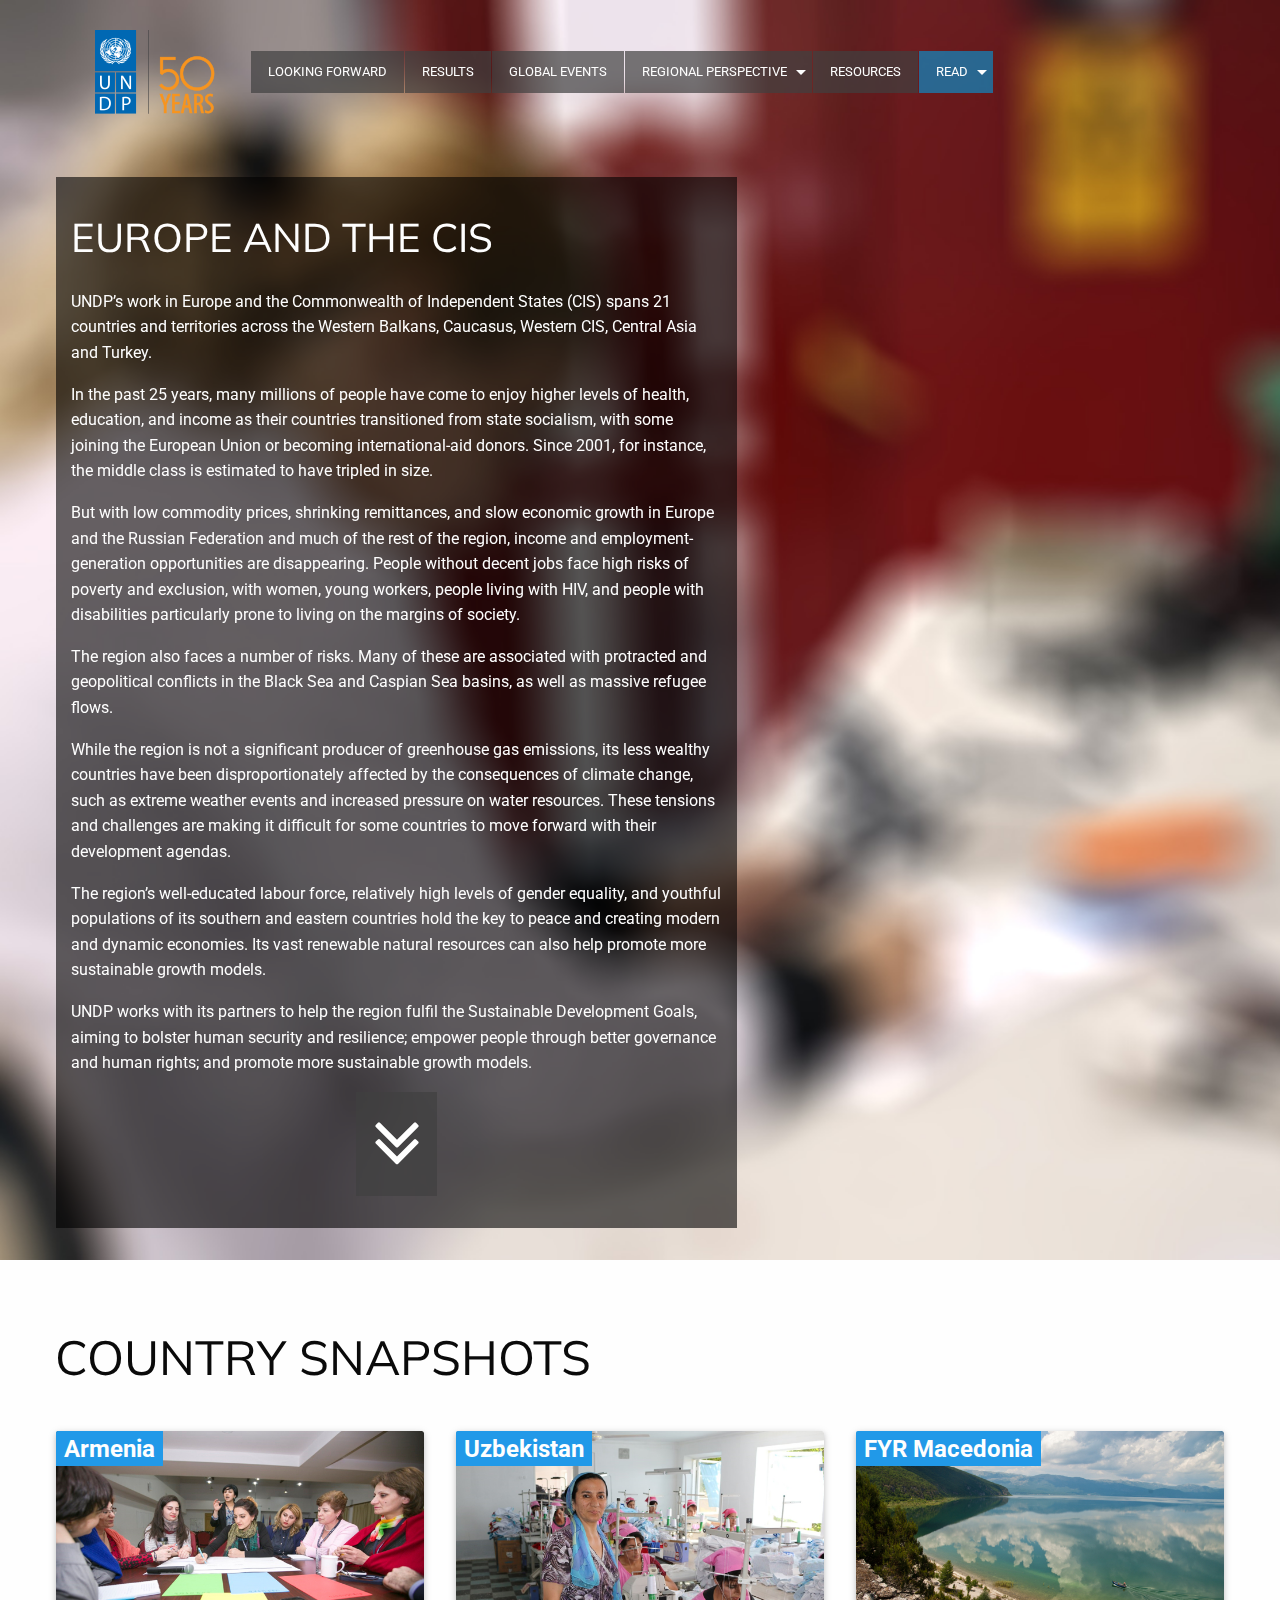
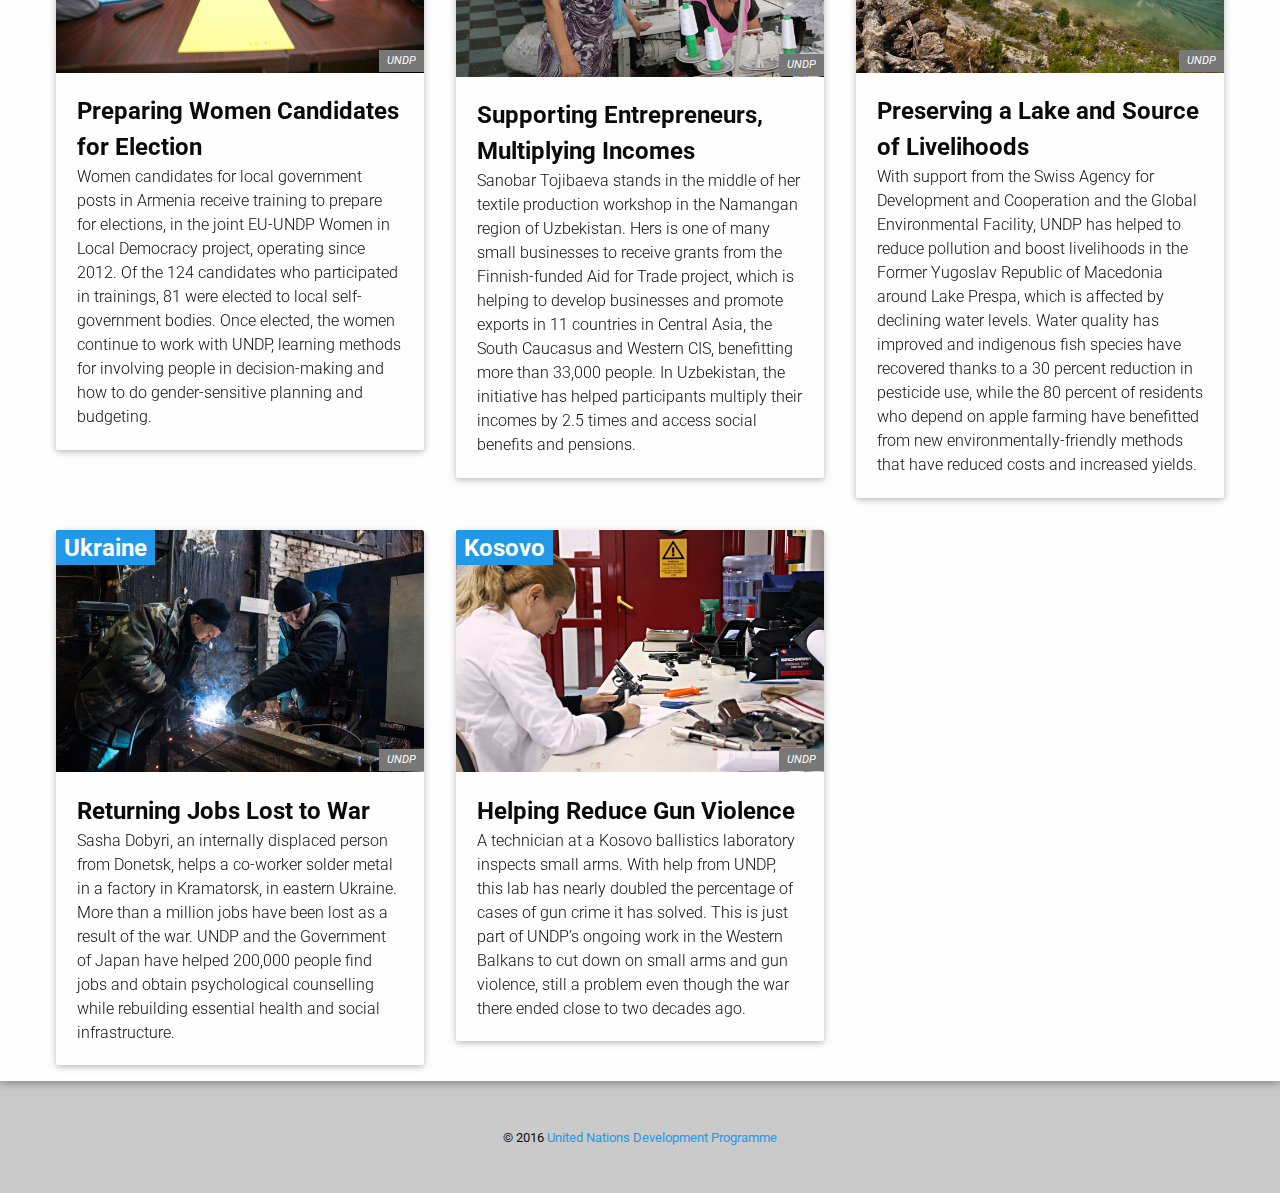
<file: en/europe-central-asia.html>
<!doctype html>
<html class="no-js" lang="en">
  <head>
    <meta charset="utf-8" />
    <meta http-equiv="x-ua-compatible" content="ie=edge">
    <meta name="viewport" content="width=device-width, initial-scale=1.0">
    <title>EUROPE AND THE CIS | REGIONAL PERSPECTIVE | INFOCUS 2015 - 2016</title>
    <meta name="description" content="2016: LOOKING FORWARD highlights the leadership role that UNDP plays in eradicating poverty and reducing inequality worldwide. Learn more." />
    <meta name="keywords" contwelvet="UN,UNDP,human development,poverty eradication,inequalities reduction,partnership,food security,elections,crisis recovery,natural resources" />
    <meta property="og:url" content="http://infocus.undp.org/en/" />
    <meta property="og:title" content="UNDP in Focus 2015/2016" />
    <meta property="og:site_name" content="UNDP in Focus 2015/2016" />
    <meta property="og:description" content="2016: LOOKING FORWARD highlights the leadership role that UNDP plays in eradicating poverty and reducing inequality worldwide. Learn more." />
    <meta property="og:image" content="http://infocus.undp.org/assets/img/UNDP_50_en.png" />
    <meta name="twitter:card" content="summary_large_image">
    <meta name="twitter:site" content="@undp" />
    <link rel="shortcut icon" href="../favicon.ico">
    <link rel="stylesheet" href="../assets/css/app.css">
  </head>
  <body>
    <script>
      (function(i,s,o,g,r,a,m){i['GoogleAnalyticsObject']=r;i[r]=i[r]||function(){
      (i[r].q=i[r].q||[]).push(arguments)},i[r].l=1*new Date();a=s.createElement(o),
      m=s.getElementsByTagName(o)[0];a.async=1;a.src=g;m.parentNode.insertBefore(a,m)
      })(window,document,'script','//www.google-analytics.com/analytics.js','ga');
      ga('create', 'UA-61266442-5', 'auto'); ga('send', 'pageview');
    </script>
    <a name="top"></a>
    <div class="off-canvas-wrapper">
      <div class="off-canvas-wrapper-inner" data-off-canvas-wrapper>
        <div class="off-canvas-content" data-off-canvas-content>
          <div class="region-intro rbec">
          <div class="title-bar hide-for-large" data-responsive-toggle="topmenu-buttons" data-hide-for="large">
            <div class="title-bar-left">
              <a href="../en"><img src="../assets/img/logo50-120x84.png" alt="UNDP 50th anniversary logo" /></a>
            </div>
            <div class="title-bar-right">
              <button class="menu-icon" type="button" data-open="offCanvasRight"></button>
            </div>
          </div>
          
            <div class="off-canvas position-right" id="offCanvasRight" data-off-canvas data-position="right">
              <ul class="menu vertical">
                <li><a href="../en/#forward">LOOKING FORWARD</a></li>
                <li><a href="../en/#results">HISTORY</a></li>
                <li><a href="../en/global-events.html">GLOBAL EVENTS</a></li>
                <li class=".is-dropdown-submenu-parent">
                  <a href="#">REGIONAL PERSPECTIVE</a>
                  <ul class="nested vertical menu">
                    <li><a href="../en/africa.html">Africa</a></li>
                    <li><a href="../en/arab-states.html">Arab States</a></li>
                    <li><a href="../en/asia-pacific.html">Asia and the Pacific</a></li>
                    <li><a href="../en/europe-central-asia.html">Europe and Central Asia</a></li>
                    <li><a href="../en/latin-america-caribbean.html">Latin America and the Caribbean</a></li>
                  </ul>
                </li>
                  
                
              </ul>  
            </div>
            
            <div class="row show-for-large">
              <div class="columns">
                <div class="top-bar" id="topmenu-buttons">
            
                  <div class="top-bar-left">
                    <ul class="dropdown menu" data-dropdown-menu>
                      <li class="menu-text"><a href="../en"><img src="../assets/img/logo50-120x84.png" alt="UNDP 50th anniversary logo" /></a></li>
                      <li><a href="../en/#forward" class="button button-grey"> LOOKING FORWARD</a></li>
                      <li><a href="../en/#results" class="button button-grey">RESULTS</a></li>
                      <li><a href="../en/global-events.html" class="button button-grey">GLOBAL EVENTS</a></li>
                      <li class=".is-dropdown-submenu-parent">
                        <a href="#" class="button button-grey">REGIONAL PERSPECTIVE</a>
                        <ul class="menu">
                          <li><a href="../en/africa.html" class="button button-grey">Africa</a></li>
                          <li><a href="../en/arab-states.html" class="button button-grey">Arab States</a></li>
                          <li><a href="../en/asia-pacific.html" class="button button-grey">Asia and the Pacific</a></li>
                          <li><a href="../en/europe-central-asia.html" class="button button-grey">Europe and Central Asia</a></li>
                          <li><a href="../en/latin-america-caribbean.html" class="button button-grey">Latin America and the Caribbean</a></li>
                        </ul>
                      </li>
                        <li><a href="../en/resources.html" class="button button-grey">RESOURCES</a></li>
                       <li class=".is-dropdown-submenu-parent">
                            <a href="#" class="button button-blue">READ</a>
                        <ul class="menu">
                          
                          <li><a href="../en/french.html" class="button button-grey">French</a></li>
                          <li><a href="../en/spanish.html" class="button button-grey">Spanish</a></li>
                          <li><a href="../en/russian.html" class="button button-grey">Russian</a></li>
                          <li><a href="../en/arabic.html" class="button button-grey">Arabic</a></li>
                            <li><a href="../en/chinese.html" class="button button-grey">Chinese</a></li>
                        </ul>
                        </li>
                    </ul>
                  </div>
          
              </div>
            </div>
          </div>
          
            <div class="row region-info-container">
              <div class="small-12 medium-7 columns region-info">
                <h2>EUROPE AND THE CIS</h2>
                <p>UNDP’s work in Europe and the Commonwealth of Independent States (CIS) spans 21 countries and territories across the Western Balkans, Caucasus, Western CIS, Central Asia and Turkey.</p>
                  
                <p>In the past 25 years, many millions of people have come to enjoy higher levels of health, education, and income as their countries transitioned from state socialism, with some joining the European Union or becoming international-aid donors. Since 2001, for instance, the middle class is estimated to have tripled in size.</p>
                  
                <p>But with low commodity prices, shrinking remittances, and slow economic growth in Europe and the Russian Federation and much of the rest of the region, income and employment-generation opportunities are disappearing. People without decent jobs face high risks of poverty and exclusion, with women, young workers, people living with HIV, and people with disabilities particularly prone to living on the margins of society.
</p>
                  <p>The region also faces a number of risks. Many of these are associated with protracted and geopolitical conflicts in the Black Sea and Caspian Sea basins, as well as massive refugee flows. </p>
                  
                  <p> While the region is not a significant producer of greenhouse gas emissions, its less wealthy countries have been disproportionately affected by the consequences of climate change, such as extreme weather events and increased pressure on water resources. These tensions and challenges are making it difficult for some countries to move forward with their development agendas.</p>
                  
                  <p>The region’s well-educated labour force, relatively high levels of gender equality, and youthful populations of its southern and eastern countries hold the key to peace and creating modern and dynamic economies. Its vast renewable natural resources can also help promote more sustainable growth models. </p>
                  
                  <p>UNDP works with its partners to help the region fulfil the Sustainable Development Goals, aiming to bolster human security and resilience; empower people through better governance and human rights; and promote more sustainable growth models. </p>
                  
                 <p align="center">
                 <p align="center">
                  <a href="#snapshots" class="button button-grey">
                     <img src="../assets/img/angle-double-down-64px.svg" width="50" alt="arrow down" />
                  </a>
                </p>
              </div>
            </div>
            
          </div>
          <a name="snapshots"></a>
          
          <div class="row">
            <div class="small-12 columns">
              <h1>COUNTRY SNAPSHOTS</h1>
            </div>
          </div>
          
          <div class="row region-cards">
            <div class="large-4 medium-6"><div class="card">
            <div class="image">
              <img src="../assets/img/regional/armenia-preparing-women-candidates-for-elections.jpg">
              <span class="date label">Armenia</span>
              <span class="credit label secondary">UNDP</span>
            </div>
            <div class="content">
              <div class="title">Preparing Women Candidates for Election</div>
              Women candidates for local government posts in Armenia receive training to prepare for elections, in the joint EU-UNDP Women in Local Democracy project, operating since 2012. Of the 124 candidates who participated in trainings, 81 were elected to local self-government bodies. Once elected, the women continue to work with UNDP, learning methods for involving people in decision-making and how to do gender-sensitive planning and budgeting.
            </div>
            
          </div>
          </div>
            <div class="large-4 medium-6"><div class="card">
            <div class="image">
              <img src="../assets/img/regional/uzbekistan-supporting-entrepreneurs-multiplying-incomes.png">
              <span class="date label">Uzbekistan</span>
              <span class="credit label secondary">UNDP</span>
            </div>
            <div class="content">
              <div class="title">Supporting Entrepreneurs, Multiplying Incomes</div>
              Sanobar Tojibaeva stands in the middle of her textile production workshop in the Namangan region of Uzbekistan. Hers is one of many small businesses to receive grants from the Finnish-funded Aid for Trade project, which is helping to develop businesses and promote exports in 11 countries in Central Asia, the South Caucasus and Western CIS, benefitting more than 33,000 people. In Uzbekistan, the initiative has helped participants multiply their incomes by 2.5 times and access social benefits and pensions.
            </div>
            
          </div>
          </div>
            <div class="large-4 medium-6"><div class="card">
            <div class="image">
              <img src="../assets/img/regional/macedonia-preserving-a-lake-and-source-of-livelihoods.jpg">
              <span class="date label">FYR Macedonia</span>
              <span class="credit label secondary">UNDP</span>
            </div>
            <div class="content">
              <div class="title">Preserving a Lake and Source of Livelihoods</div>
              With support from the Swiss Agency for Development and Cooperation and the Global Environmental Facility, UNDP has helped to reduce pollution and boost livelihoods in the Former Yugoslav Republic of Macedonia around Lake Prespa, which is affected by declining water levels. Water quality has improved and indigenous  fish species have recovered thanks to a 30 percent reduction in pesticide use, while the 80 percent of residents who depend on apple farming have benefitted from new environmentally-friendly methods that have reduced costs and increased yields.
            </div>
            
          </div>
          </div>
            <div class="large-4 medium-6"><div class="card">
            <div class="image">
              <img src="../assets/img/regional/ukraine-returning-jobs-lost-to-war.jpg">
              <span class="date label">Ukraine</span>
              <span class="credit label secondary">UNDP</span>
            </div>
            <div class="content">
              <div class="title">Returning Jobs Lost to War</div>
             Sasha Dobyri, an internally displaced person from Donetsk, helps a co-worker solder metal in a factory in Kramatorsk, in eastern Ukraine. More than a million jobs have been lost as a result of the war. UNDP and the Government of Japan have helped 200,000 people find jobs and obtain psychological counselling while rebuilding essential health and social infrastructure.
            </div>
            
          </div>
          </div>
              
              <div class="large-4 medium-6"><div class="card">
            <div class="image">
              <img src="../assets/img/regional/kosovo-heping-reduce-gun-violence.jpg">
              <span class="date label">Kosovo</span>
              <span class="credit label secondary">UNDP</span>
            </div>
            <div class="content">
              <div class="title">Helping Reduce Gun Violence</div>
             A technician at a Kosovo ballistics laboratory inspects small arms. With help from UNDP, this lab has nearly doubled the percentage of cases of gun crime it has solved. This is just part of UNDP’s ongoing work in the Western Balkans to cut down on small arms and gun violence, still a problem even though the war there ended close to two decades ago.
            </div>
            
          </div>
          </div>
              
              
              
            
          </div>
          </div>
          </div>
          
          <footer>
            <div class="row align-middle">
              <div class="columns">
                <center><small>&copy; 2016 <a href="http://www.undp.org">United Nations Development Programme</a></small></center>
              </div>
            </div>
          </footer>
        </div>
     
    <script src="../assets/js/app.js"></script>
  </body>
</html>
</file>
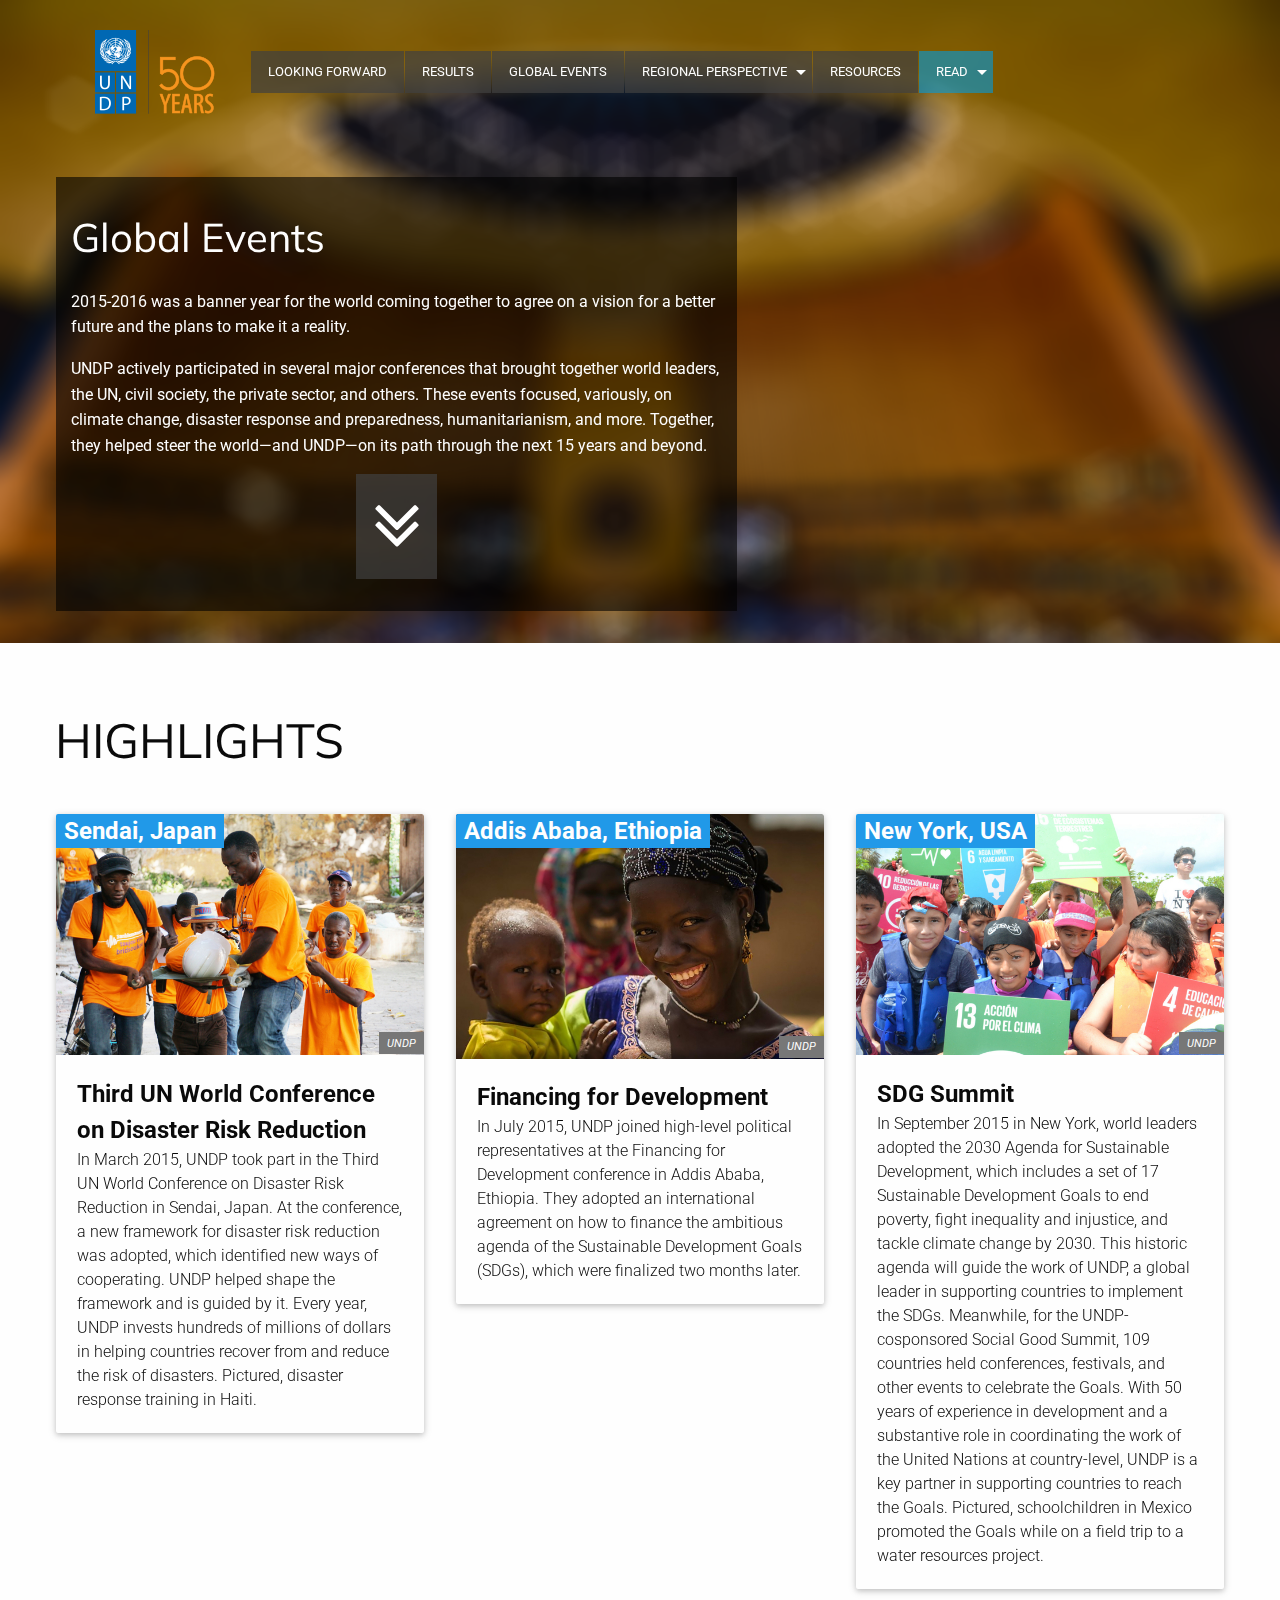
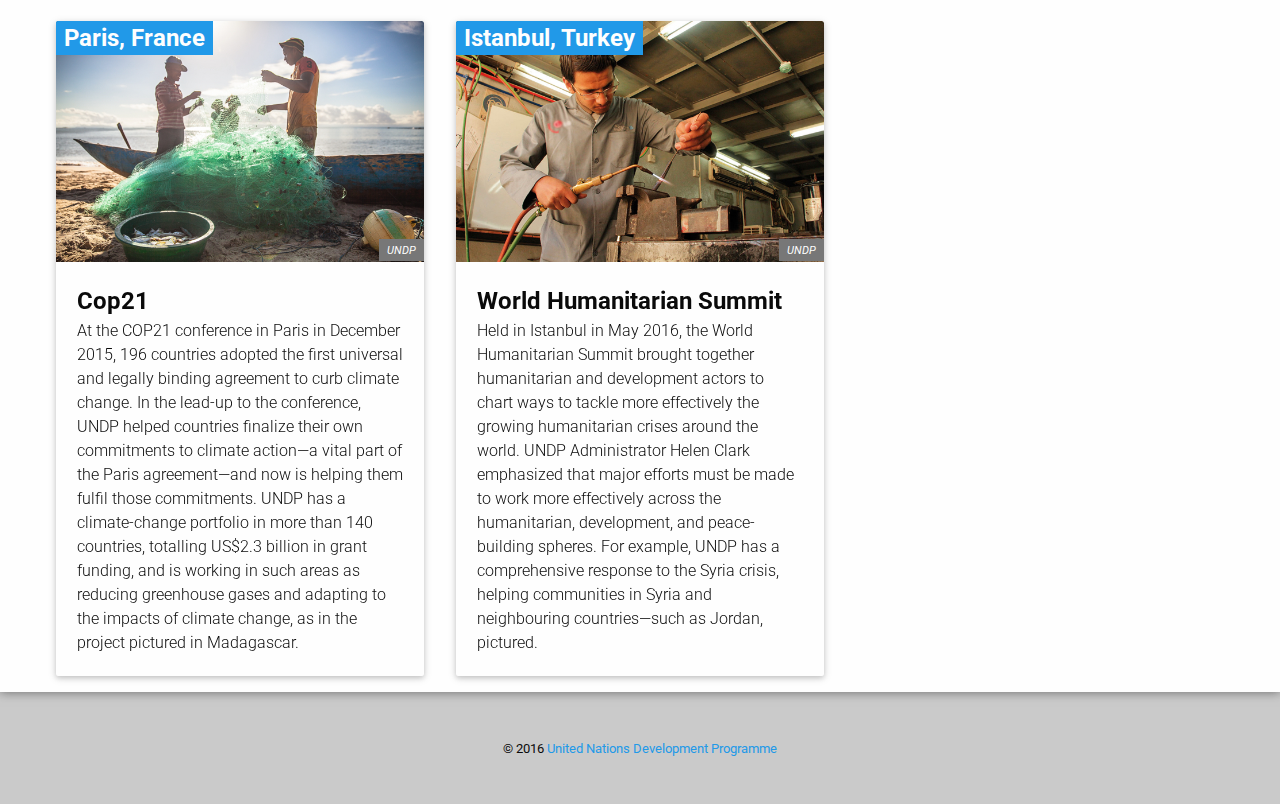
<file: en/global-events.html>
<!doctype html>
<html class="no-js" lang="en">
  <head>
    <meta charset="utf-8" />
    <meta http-equiv="x-ua-compatible" content="ie=edge">
    <meta name="viewport" content="width=device-width, initial-scale=1.0">
    <title>GLOBAL EVENTS | INFOCUS 2015 - 2016</title>
    <meta name="description" content="2016: LOOKING FORWARD highlights the leadership role that UNDP plays in eradicating poverty and reducing inequality worldwide. Learn more." />
    <meta name="keywords" contwelvet="UN,UNDP,human development,poverty eradication,inequalities reduction,partnership,food security,elections,crisis recovery,natural resources" />
    <meta property="og:url" content="http://infocus.undp.org/en/" />
    <meta property="og:title" content="UNDP in Focus 2015/2016" />
    <meta property="og:site_name" content="UNDP in Focus 2015/2016" />
    <meta property="og:description" content="2016: LOOKING FORWARD highlights the leadership role that UNDP plays in eradicating poverty and reducing inequality worldwide. Learn more." />
    <meta property="og:image" content="http://infocus.undp.org/assets/img/UNDP_50_en.png" />
    <meta name="twitter:card" content="summary_large_image">
    <meta name="twitter:site" content="@undp" />
    <link rel="shortcut icon" href="../favicon.ico">
    <link rel="stylesheet" href="../assets/css/app.css">
  </head>
  <body>
    <script>
      (function(i,s,o,g,r,a,m){i['GoogleAnalyticsObject']=r;i[r]=i[r]||function(){
      (i[r].q=i[r].q||[]).push(arguments)},i[r].l=1*new Date();a=s.createElement(o),
      m=s.getElementsByTagName(o)[0];a.async=1;a.src=g;m.parentNode.insertBefore(a,m)
      })(window,document,'script','//www.google-analytics.com/analytics.js','ga');
      ga('create', 'UA-61266442-5', 'auto'); ga('send', 'pageview');
    </script>
    <a name="top"></a>
    <div class="off-canvas-wrapper">
      <div class="off-canvas-wrapper-inner" data-off-canvas-wrapper>
        <div class="off-canvas-content" data-off-canvas-content>
          <div class="region-intro rglobal">
          <div class="title-bar hide-for-large" data-responsive-toggle="topmenu-buttons" data-hide-for="large">
            <div class="title-bar-left">
              <a href="../en"><img src="../assets/img/logo50-120x84.png" alt="UNDP 50th anniversary logo" /></a>
            </div>
            <div class="title-bar-right">
              <button class="menu-icon" type="button" data-open="offCanvasRight"></button>
            </div>
          </div>
          
            <div class="off-canvas position-right" id="offCanvasRight" data-off-canvas data-position="right">
              <ul class="menu vertical">
                <li><a href="../en/#forward">LOOKING FORWARD</a></li>
                <li><a href="../en/#results">HISTORY</a></li>
                <li><a href="../en/global-events.html">GLOBAL EVENTS</a></li>
                <li class=".is-dropdown-submenu-parent">
                  <a href="#">REGIONAL PERSPECTIVE</a>
                  <ul class="nested vertical menu">
                    <li><a href="../en/africa.html">Africa</a></li>
                    <li><a href="../en/arab-states.html">Arab States</a></li>
                    <li><a href="../en/asia-pacific.html">Asia and the Pacific</a></li>
                    <li><a href="../en/europe-central-asia.html">Europe and Central Asia</a></li>
                    <li><a href="../en/latin-america-caribbean.html">Latin America and the Caribbean</a></li>
                  </ul>
                </li>
                  
                
              </ul>  
            </div>
            
            <div class="row show-for-large">
              <div class="columns">
                <div class="top-bar" id="topmenu-buttons">
            
                  <div class="top-bar-left">
                    <ul class="dropdown menu" data-dropdown-menu>
                      <li class="menu-text"><a href="../en"><img src="../assets/img/logo50-120x84.png" alt="UNDP 50th anniversary logo" /></a></li>
                      <li><a href="../en/#forward" class="button button-grey"> LOOKING FORWARD</a></li>
                      <li><a href="../en/#results" class="button button-grey">RESULTS</a></li>
                      <li><a href="../en/global-events.html" class="button button-grey">GLOBAL EVENTS</a></li>
                      <li class=".is-dropdown-submenu-parent">
                        <a href="#" class="button button-grey">REGIONAL PERSPECTIVE</a>
                        <ul class="menu">
                          <li><a href="../en/africa.html" class="button button-grey">Africa</a></li>
                          <li><a href="../en/arab-states.html" class="button button-grey">Arab States</a></li>
                          <li><a href="../en/asia-pacific.html" class="button button-grey">Asia and the Pacific</a></li>
                          <li><a href="../en/europe-central-asia.html" class="button button-grey">Europe and Central Asia</a></li>
                          <li><a href="../en/latin-america-caribbean.html" class="button button-grey">Latin America and the Caribbean</a></li>
                        </ul>
                      </li>
                        <li><a href="../en/resources.html" class="button button-grey">RESOURCES</a></li>
                       <li class=".is-dropdown-submenu-parent">
                            <a href="#" class="button button-blue">READ</a>
                        <ul class="menu">
                          
                          <li><a href="../en/french.html" class="button button-grey">French</a></li>
                          <li><a href="../en/spanish.html" class="button button-grey">Spanish</a></li>
                          <li><a href="../en/russian.html" class="button button-grey">Russian</a></li>
                          <li><a href="../en/arabic.html" class="button button-grey">Arabic</a></li>
                            <li><a href="../en/chinese.html" class="button button-grey">Chinese</a></li>
                        </ul>
                        </li>
                    </ul>
                  </div>
          
              </div>
            </div>
          </div>
          
            <div class="row region-info-container">
              <div class="small-12 medium-7 columns region-info">
                <h2>Global Events</h2>
                <p>2015-2016 was a banner year for the world coming together to agree on a vision for a better future and the plans to make it a reality.
</p>
                <p>
          UNDP actively participated in several major conferences that brought together world leaders, the UN, civil society, the private sector, and others. These events focused, variously, on climate change, disaster response and preparedness, humanitarianism, and more. Together, they helped steer the world—and UNDP—on its path through the next 15 years and beyond.</p>
                
                  
                <p align="center">
                  <a href="#snapshots" class="button button-grey">
                     
                     <img src="../assets/img/angle-double-down-64px.svg" width="50" alt="arrow down" />
                  </a>
                </p>
              </div>
            </div>
            
          </div>
          
          <a name="snapshots"></a>
          
          <div class="row">
            <div class="small-12 columns">
              <h1>HIGHLIGHTS</h1>
            </div>
          </div>
          
          <div class="row region-cards">
            <div class="large-4 medium-6"><div class="card">
            <div class="image">
              <img src="../assets/img/regional/japan-thrid-world-un-conference.jpg">
              <span class="date label">Sendai, Japan</span>
              <span class="credit label secondary">UNDP </span>
            </div>
            <div class="content">
              <div class="title">Third UN World Conference on Disaster Risk Reduction </div>
              In March 2015, UNDP took part in the Third UN World Conference on Disaster Risk Reduction in Sendai, Japan. At the conference, a new framework for disaster risk reduction was adopted, which identified new ways of cooperating. UNDP helped shape the framework and is guided by it. Every year, UNDP invests hundreds of millions of dollars in helping countries recover from and reduce the risk of disasters. Pictured, disaster response training in Haiti.
            </div>
           
          </div>
          </div>
            <div class="large-4 medium-6"><div class="card">
            <div class="image">
              <img src="../assets/img/regional/ethiopia-financing-for-development.jpg">
              <span class="date label">Addis Ababa, Ethiopia</span>
              <span class="credit label secondary">UNDP </span>
            </div>
            <div class="content">
              <div class="title">Financing for Development</div>
              In July 2015, UNDP joined high-level political representatives at the Financing for Development conference in Addis Ababa, Ethiopia. They adopted an international agreement on how to finance the ambitious agenda of the Sustainable Development Goals (SDGs), which were finalized two months later.
            </div>
            
          </div>
          </div>
            <div class="large-4 medium-6"><div class="card">
            <div class="image">
              <img src="../assets/img/regional/usa-sdg-summit.jpg">
              <span class="date label">New York, USA</span>
              <span class="credit label secondary">UNDP</span>
            </div>
            <div class="content">
              <div class="title">SDG Summit</div>
              In September 2015 in New York, world leaders adopted the 2030 Agenda for Sustainable Development, which includes a set of 17 Sustainable Development Goals to end poverty, fight inequality and injustice, and tackle climate change by 2030. This historic agenda will guide the work of UNDP, a global leader in supporting countries to implement the SDGs. Meanwhile, for the UNDP-cosponsored Social Good Summit, 109 countries held conferences, festivals, and other events to celebrate the Goals. With 50 years of experience in development and a substantive role in coordinating the work of the United Nations at country-level, UNDP is a key partner in supporting countries to reach the Goals. Pictured, schoolchildren in Mexico promoted the Goals while on a field trip to a water resources project.
            </div>
            
          </div>
          </div>
            <div class="large-4 medium-6"><div class="card">
            <div class="image">
              <img src="../assets/img/regional/france-cop21.jpg">
              <span class="date label">Paris, France</span>
              <span class="credit label secondary">UNDP</span>
            </div>
            <div class="content">
              <div class="title">Cop21</div>
              At the COP21 conference in Paris in December 2015, 196 countries adopted the first universal and legally binding agreement to curb climate change. In the lead-up to the conference, UNDP helped countries finalize their own commitments to climate action—a vital part of the Paris agreement—and now is helping them fulfil those commitments. UNDP has a climate-change portfolio in more than 140 countries, totalling US$2.3 billion in grant funding, and is working in such areas as reducing greenhouse gases and adapting to the impacts of climate change, as in the project pictured in Madagascar.
            </div>
            
          </div>
          </div>
              
              <div class="large-4 medium-6"><div class="card">
            <div class="image">
              <img src="../assets/img/regional/trukey-world-humanitarian-summit.jpg">
              <span class="date label">Istanbul, Turkey</span>
              <span class="credit label secondary">UNDP</span>
            </div>
            <div class="content">
              <div class="title">World Humanitarian Summit</div>
              Held in Istanbul in May 2016, the World Humanitarian Summit brought together humanitarian and development actors to chart ways to tackle more effectively the growing humanitarian crises around the world. UNDP Administrator Helen Clark emphasized that major efforts must be made to work more effectively across the humanitarian, development, and peace-building spheres. For example, UNDP has a comprehensive response to the Syria crisis, helping communities in Syria and neighbouring countries—such as Jordan, pictured.
            </div>
            
          </div>
          </div>
              
            </div>
          </div>
            
          </div>
          
          <footer>
            <div class="row align-middle">
              <div class="columns">
                <center><small>&copy; 2016 <a href="http://www.undp.org">United Nations Development Programme</a></small></center>
              </div>
            </div>
          </footer>
        </div>
      
    <script src="../assets/js/app.js"></script>
  </body>
</html>
</file>
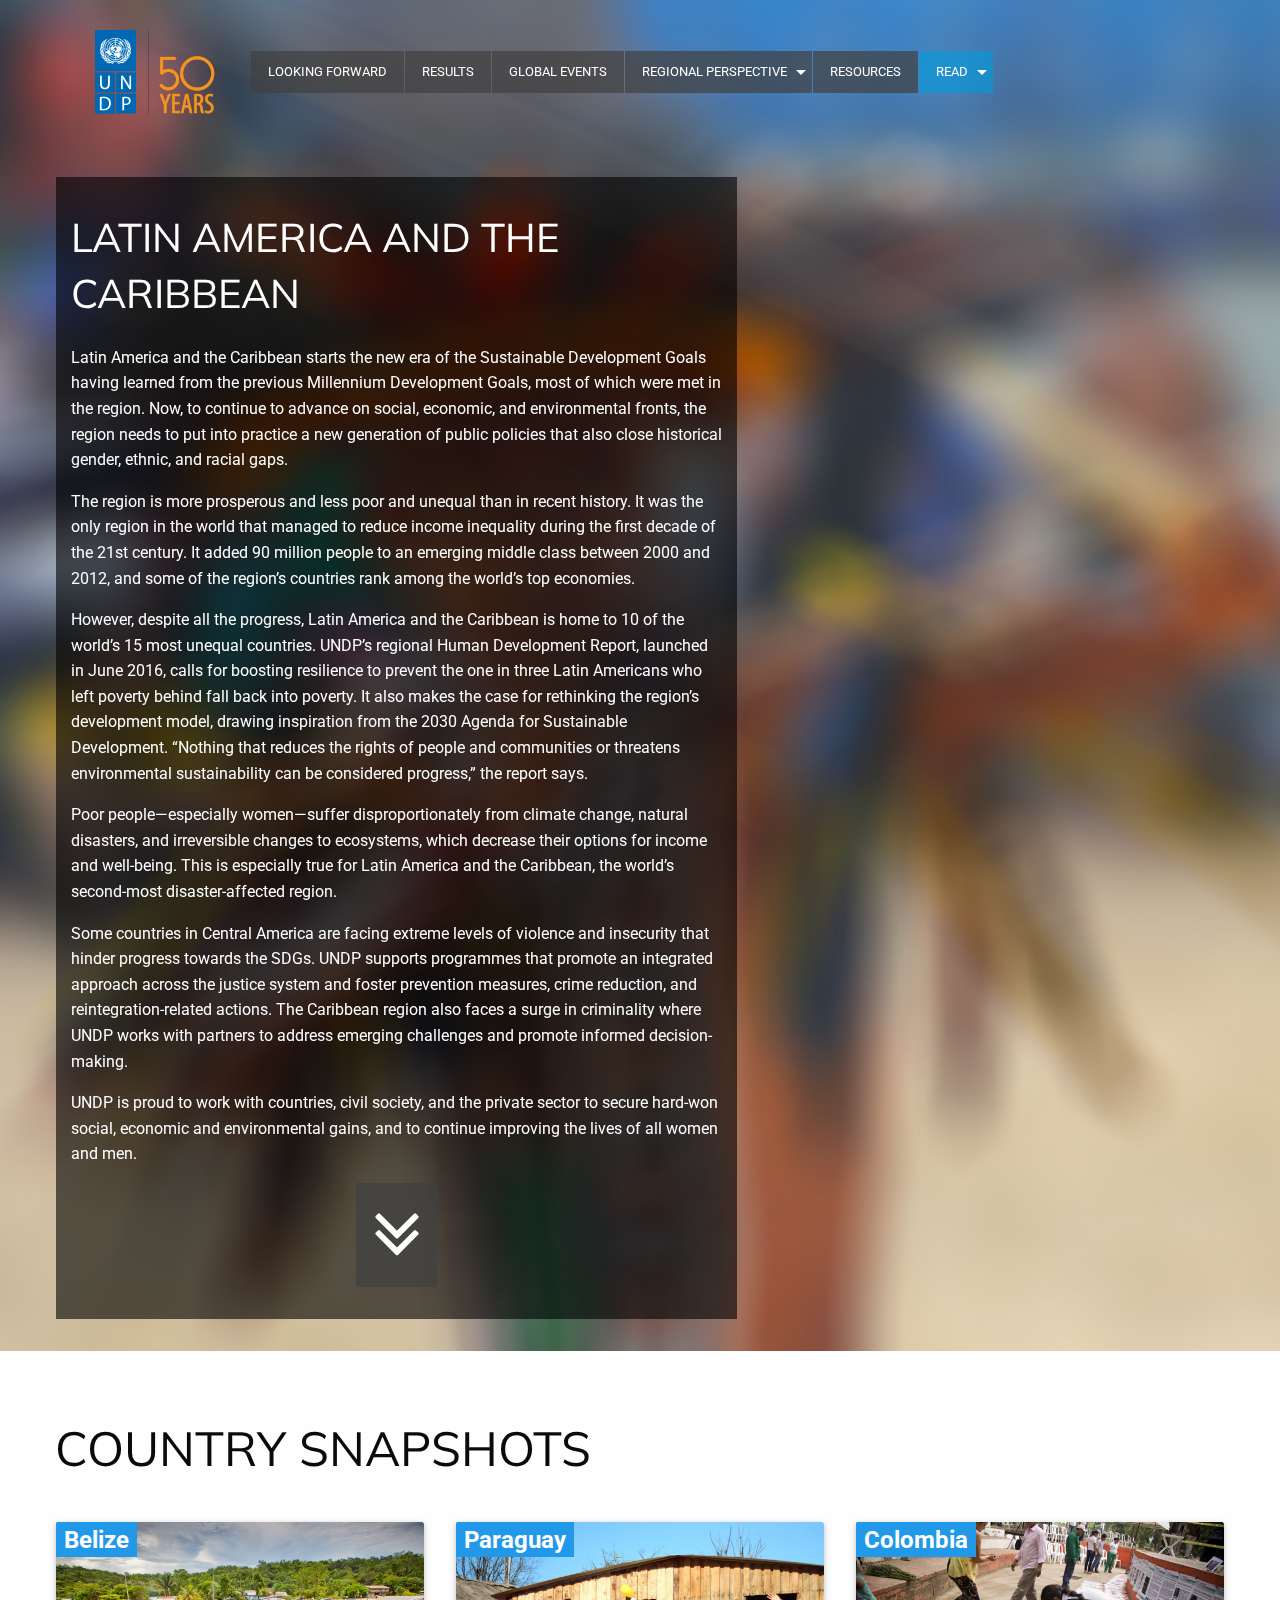
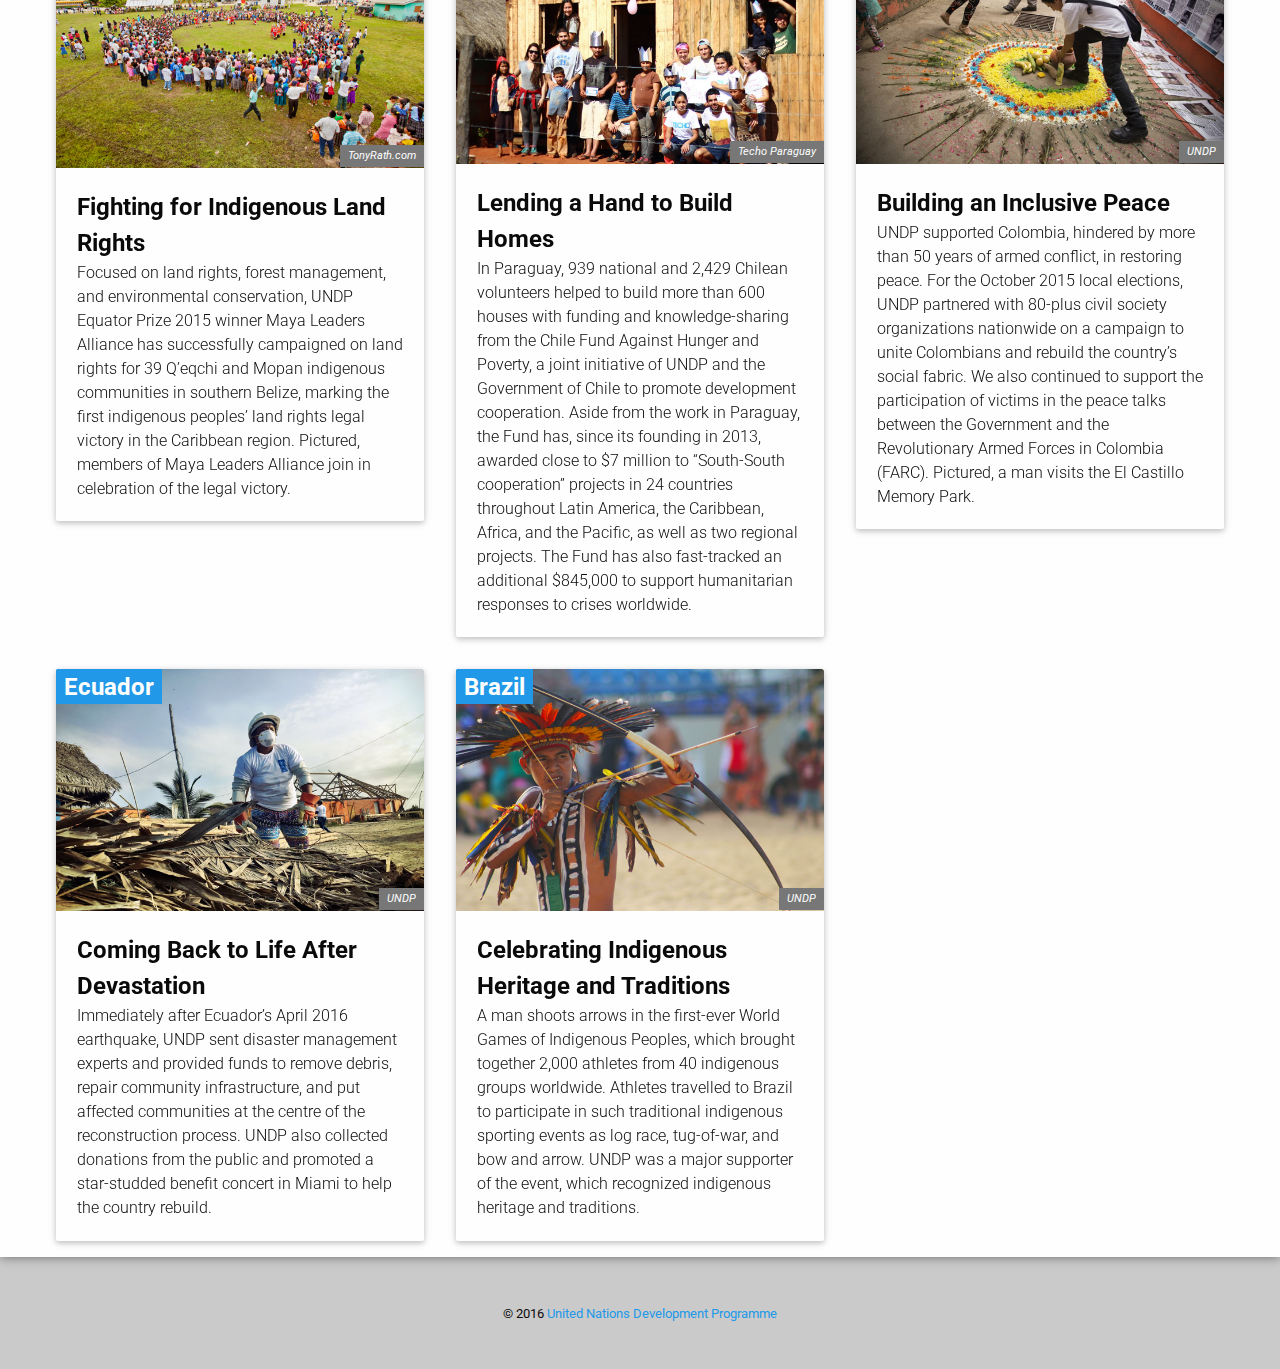
<file: en/latin-america-caribbean.html>
<!doctype html>
<html class="no-js" lang="en">
  <head>
    <meta charset="utf-8" />
    <meta http-equiv="x-ua-compatible" content="ie=edge">
    <meta name="viewport" content="width=device-width, initial-scale=1.0">
    <title>LATIN AMERICA AND THE CARIBBEAN | REGIONAL PERSPECTIVE | INFOCUS 2015 - 2016</title>
    <meta name="description" content="2016: LOOKING FORWARD highlights the leadership role that UNDP plays in eradicating poverty and reducing inequality worldwide. Learn more." />
    <meta name="keywords" contwelvet="UN,UNDP,human development,poverty eradication,inequalities reduction,partnership,food security,elections,crisis recovery,natural resources" />
    <meta property="og:url" content="http://infocus.undp.org/en/" />
    <meta property="og:title" content="UNDP in Focus 2015/2016" />
    <meta property="og:site_name" content="UNDP in Focus 2015/2016" />
    <meta property="og:description" content="2016: LOOKING FORWARD highlights the leadership role that UNDP plays in eradicating poverty and reducing inequality worldwide. Learn more." />
    <meta property="og:image" content="http://infocus.undp.org/assets/img/UNDP_50_en.png" />
    <meta name="twitter:card" content="summary_large_image">
    <meta name="twitter:site" content="@undp" />
    <link rel="shortcut icon" href="../favicon.ico">
    <link rel="stylesheet" href="../assets/css/app.css">
  </head>
  <body>
    <script>
      (function(i,s,o,g,r,a,m){i['GoogleAnalyticsObject']=r;i[r]=i[r]||function(){
      (i[r].q=i[r].q||[]).push(arguments)},i[r].l=1*new Date();a=s.createElement(o),
      m=s.getElementsByTagName(o)[0];a.async=1;a.src=g;m.parentNode.insertBefore(a,m)
      })(window,document,'script','//www.google-analytics.com/analytics.js','ga');
      ga('create', 'UA-61266442-5', 'auto'); ga('send', 'pageview');
    </script>
    <a name="top"></a>
    <div class="off-canvas-wrapper">
      <div class="off-canvas-wrapper-inner" data-off-canvas-wrapper>
        <div class="off-canvas-content" data-off-canvas-content>
          <div class="region-intro rblac">
          <div class="title-bar hide-for-large" data-responsive-toggle="topmenu-buttons" data-hide-for="large">
            <div class="title-bar-left">
              <a href="../en"><img src="../assets/img/logo50-120x84.png" alt="UNDP 50th anniversary logo" /></a>
            </div>
            <div class="title-bar-right">
              <button class="menu-icon" type="button" data-open="offCanvasRight"></button>
            </div>
          </div>
          
            <div class="off-canvas position-right" id="offCanvasRight" data-off-canvas data-position="right">
              <ul class="menu vertical">
                <li><a href="../en/#forward">LOOKING FORWARD</a></li>
                <li><a href="../en/#results">HISTORY</a></li>
                <li><a href="../en/global-events.html">GLOBAL EVENTS</a></li>
                <li class=".is-dropdown-submenu-parent">
                  <a href="#">REGIONAL PERSPECTIVE</a>
                  <ul class="nested vertical menu">
                    <li><a href="../en/africa.html">Africa</a></li>
                    <li><a href="../en/arab-states.html">Arab States</a></li>
                    <li><a href="../en/asia-pacific.html">Asia and the Pacific</a></li>
                    <li><a href="../en/europe-central-asia.html">Europe and Central Asia</a></li>
                    <li><a href="../en/latin-america-caribbean.html">Latin America and the Caribbean</a></li>
                  </ul>
                </li>
                  
                
              </ul>  
            </div>
            
            <div class="row show-for-large">
              <div class="columns">
                <div class="top-bar" id="topmenu-buttons">
            
                  <div class="top-bar-left">
                    <ul class="dropdown menu" data-dropdown-menu>
                      <li class="menu-text"><a href="../en"><img src="../assets/img/logo50-120x84.png" alt="UNDP 50th anniversary logo" /></a></li>
                      <li><a href="../en/#forward" class="button button-grey"> LOOKING FORWARD</a></li>
                      <li><a href="../en/#results" class="button button-grey">RESULTS</a></li>
                      <li><a href="../en/global-events.html" class="button button-grey">GLOBAL EVENTS</a></li>
                      <li class=".is-dropdown-submenu-parent">
                        <a href="#" class="button button-grey">REGIONAL PERSPECTIVE</a>
                        <ul class="menu">
                          <li><a href="../en/africa.html" class="button button-grey">Africa</a></li>
                          <li><a href="../en/arab-states.html" class="button button-grey">Arab States</a></li>
                          <li><a href="../en/asia-pacific.html" class="button button-grey">Asia and the Pacific</a></li>
                          <li><a href="../en/europe-central-asia.html" class="button button-grey">Europe and Central Asia</a></li>
                          <li><a href="../en/latin-america-caribbean.html" class="button button-grey">Latin America and the Caribbean</a></li>
                        </ul>
                      </li>
                        <li><a href="../en/resources.html" class="button button-grey">RESOURCES</a></li>
                       <li class=".is-dropdown-submenu-parent">
                            <a href="#" class="button button-blue">READ</a>
                        <ul class="menu">
                          
                          <li><a href="../en/french.html" class="button button-grey">French</a></li>
                          <li><a href="../en/spanish.html" class="button button-grey">Spanish</a></li>
                          <li><a href="../en/russian.html" class="button button-grey">Russian</a></li>
                          <li><a href="../en/arabic.html" class="button button-grey">Arabic</a></li>
                            <li><a href="../en/chinese.html" class="button button-grey">Chinese</a></li>
                        </ul>
                        </li>
                    </ul>
                  </div>
          
              </div>
            </div>
          </div>
          
            <div class="row region-info-container">
              <div class="small-12 medium-7 columns region-info">
                <h2>LATIN AMERICA AND THE CARIBBEAN</h2>
                <p>Latin America and the Caribbean starts the new era of the Sustainable Development Goals having learned from the previous Millennium Development Goals, most of which were met in the region. Now, to continue to advance on social, economic, and environmental fronts, the region needs to put into practice a new generation of public policies that also close historical gender, ethnic, and racial gaps.</p>
                <p>
          The region is more prosperous and less poor and unequal than in recent history. It was the only region in the world that managed to reduce income inequality during the first decade of the 21st century. It added 90 million people to an emerging middle class between 2000 and 2012, and some of the region’s countries rank among the world’s top economies.</p>
                <p>
          However, despite all the progress, Latin America and the Caribbean is home to 10 of the world’s 15 most unequal countries. UNDP’s regional Human Development Report, launched in June 2016, calls for boosting resilience to prevent the one in three Latin Americans who left poverty behind fall back into poverty. It also makes the case for rethinking the region’s development model, drawing inspiration from the 2030 Agenda for Sustainable Development. “Nothing that reduces the rights of people and communities or threatens environmental sustainability can be considered progress,” the report says.
          </p>
                  
                  <p> Poor people—especially women—suffer disproportionately from climate change, natural disasters, and irreversible changes to ecosystems, which decrease their options for income and well-being. This is especially true for Latin America and the Caribbean, the world’s second-most disaster-affected region.</p>
                  
                  <p> Some countries in Central America are facing extreme levels of violence and insecurity that hinder progress towards the SDGs. UNDP supports programmes that promote an integrated approach across the justice system and foster prevention measures, crime reduction, and reintegration-related actions. The Caribbean region also faces a surge in criminality where UNDP works with partners to address emerging challenges and promote informed decision-making.</p>
                  
                  <p>UNDP is proud to work with countries, civil society, and the private sector to secure hard-won social, economic and environmental gains, and to continue improving the lives of all women and men. </p>
                  
                <p align="center">
                  <p align="center">
                  <a href="#snapshots" class="button button-grey">
                     <img src="../assets/img/angle-double-down-64px.svg" width="50" alt="arrow down" />
                  </a>
                </p>
              </div>
            </div>
            
          </div>
          
          <a name="snapshots"></a>
          
          <div class="row">
            <div class="small-12 columns">
              <h1>COUNTRY SNAPSHOTS</h1>
            </div>
          </div>
          
          <div class="row region-cards">
            <div class="large-4 medium-6"><div class="card">
            <div class="image">
              <img src="../assets/img/regional/belize-fighting-for-indigenous-land-rights.jpg">
              <span class="date label">Belize</span>
              <span class="credit label secondary">TonyRath.com </span>
            </div>
            <div class="content">
              <div class="title">Fighting for Indigenous Land Rights</div>
              Focused on land rights, forest management, and environmental conservation, UNDP Equator Prize 2015 winner Maya Leaders Alliance has successfully campaigned on land rights for 39 Q’eqchi and Mopan indigenous communities in southern Belize, marking the first indigenous peoples’ land rights legal victory in the Caribbean region. Pictured, members of Maya Leaders Alliance join in celebration of the legal victory.
            </div>
           
          </div>
          </div>
            <div class="large-4 medium-6"><div class="card">
            <div class="image">
              <img src="../assets/img/regional/paraguay-lending-a-hand-to-build-homes.jpg">
              <span class="date label">Paraguay</span>
              <span class="credit label secondary">Techo Paraguay </span>
            </div>
            <div class="content">
              <div class="title">Lending a Hand to Build Homes</div>
              In Paraguay, 939 national and 2,429 Chilean volunteers helped to build more than 600 houses with funding and knowledge-sharing from the Chile Fund Against Hunger and Poverty, a joint initiative of UNDP and the Government of Chile to promote development cooperation. Aside from the work in Paraguay, the Fund has, since its founding in 2013, awarded close to $7 million to “South-South cooperation” projects in 24 countries throughout Latin America, the Caribbean, Africa, and the Pacific, as well as two regional projects. The Fund has also fast-tracked an additional $845,000 to support humanitarian responses to crises worldwide.
            </div>
            
          </div>
          </div>
            <div class="large-4 medium-6"><div class="card">
            <div class="image">
              <img src="../assets/img/regional/colombia-building-an-inclusive-peace.jpg">
              <span class="date label">Colombia</span>
              <span class="credit label secondary">UNDP</span>
            </div>
            <div class="content">
              <div class="title">Building an Inclusive Peace</div>
              UNDP supported Colombia, hindered by more than 50 years of armed conflict, in restoring peace. For the October 2015 local elections, UNDP partnered with 80-plus civil society organizations nationwide on a campaign to unite Colombians and rebuild the country’s social fabric. We also continued to support the participation of victims in the peace talks between the Government and the Revolutionary Armed Forces in Colombia (FARC). Pictured, a man visits the El Castillo Memory Park.
            </div>
            
          </div>
          </div>
            <div class="large-4 medium-6"><div class="card">
            <div class="image">
              <img src="../assets/img/regional/ecuador-coming-back-to-life-after-devastation.png">
              <span class="date label">Ecuador</span>
              <span class="credit label secondary">UNDP</span>
            </div>
            <div class="content">
              <div class="title">Coming Back to Life After Devastation</div>
              Immediately after Ecuador’s April 2016 earthquake, UNDP sent disaster management experts and provided funds to remove debris, repair community infrastructure, and put affected communities at the centre of the reconstruction process. UNDP also collected donations from the public and promoted a star-studded benefit concert in Miami to help the country rebuild.
            </div>
            
          </div>
          </div>
              
              <div class="large-4 medium-6"><div class="card">
            <div class="image">
              <img src="../assets/img/regional/brazil-celebrating-indigenous-heritage-and-traditios.jpg">
              <span class="date label">Brazil</span>
              <span class="credit label secondary">UNDP</span>
            </div>
            <div class="content">
              <div class="title">Celebrating Indigenous Heritage and Traditions</div>
              A man shoots arrows in the first-ever World Games of Indigenous Peoples, which brought together 2,000 athletes from 40 indigenous groups worldwide. Athletes travelled to Brazil to participate in such traditional indigenous sporting events as log race, tug-of-war, and bow and arrow. UNDP was a major supporter of the event, which recognized indigenous heritage and traditions.
            </div>
            
          </div>
          </div>
              
              
              
              
              
            </div>
          </div>
            
          </div>
          
          <footer>
            <div class="row align-middle">
              <div class="columns">
                <center><small>&copy; 2016 <a href="http://www.undp.org">United Nations Development Programme</a></small></center>
              </div>
            </div>
          </footer>
        </div>
   
    <script src="../assets/js/app.js"></script>
  </body>
</html>
</file>
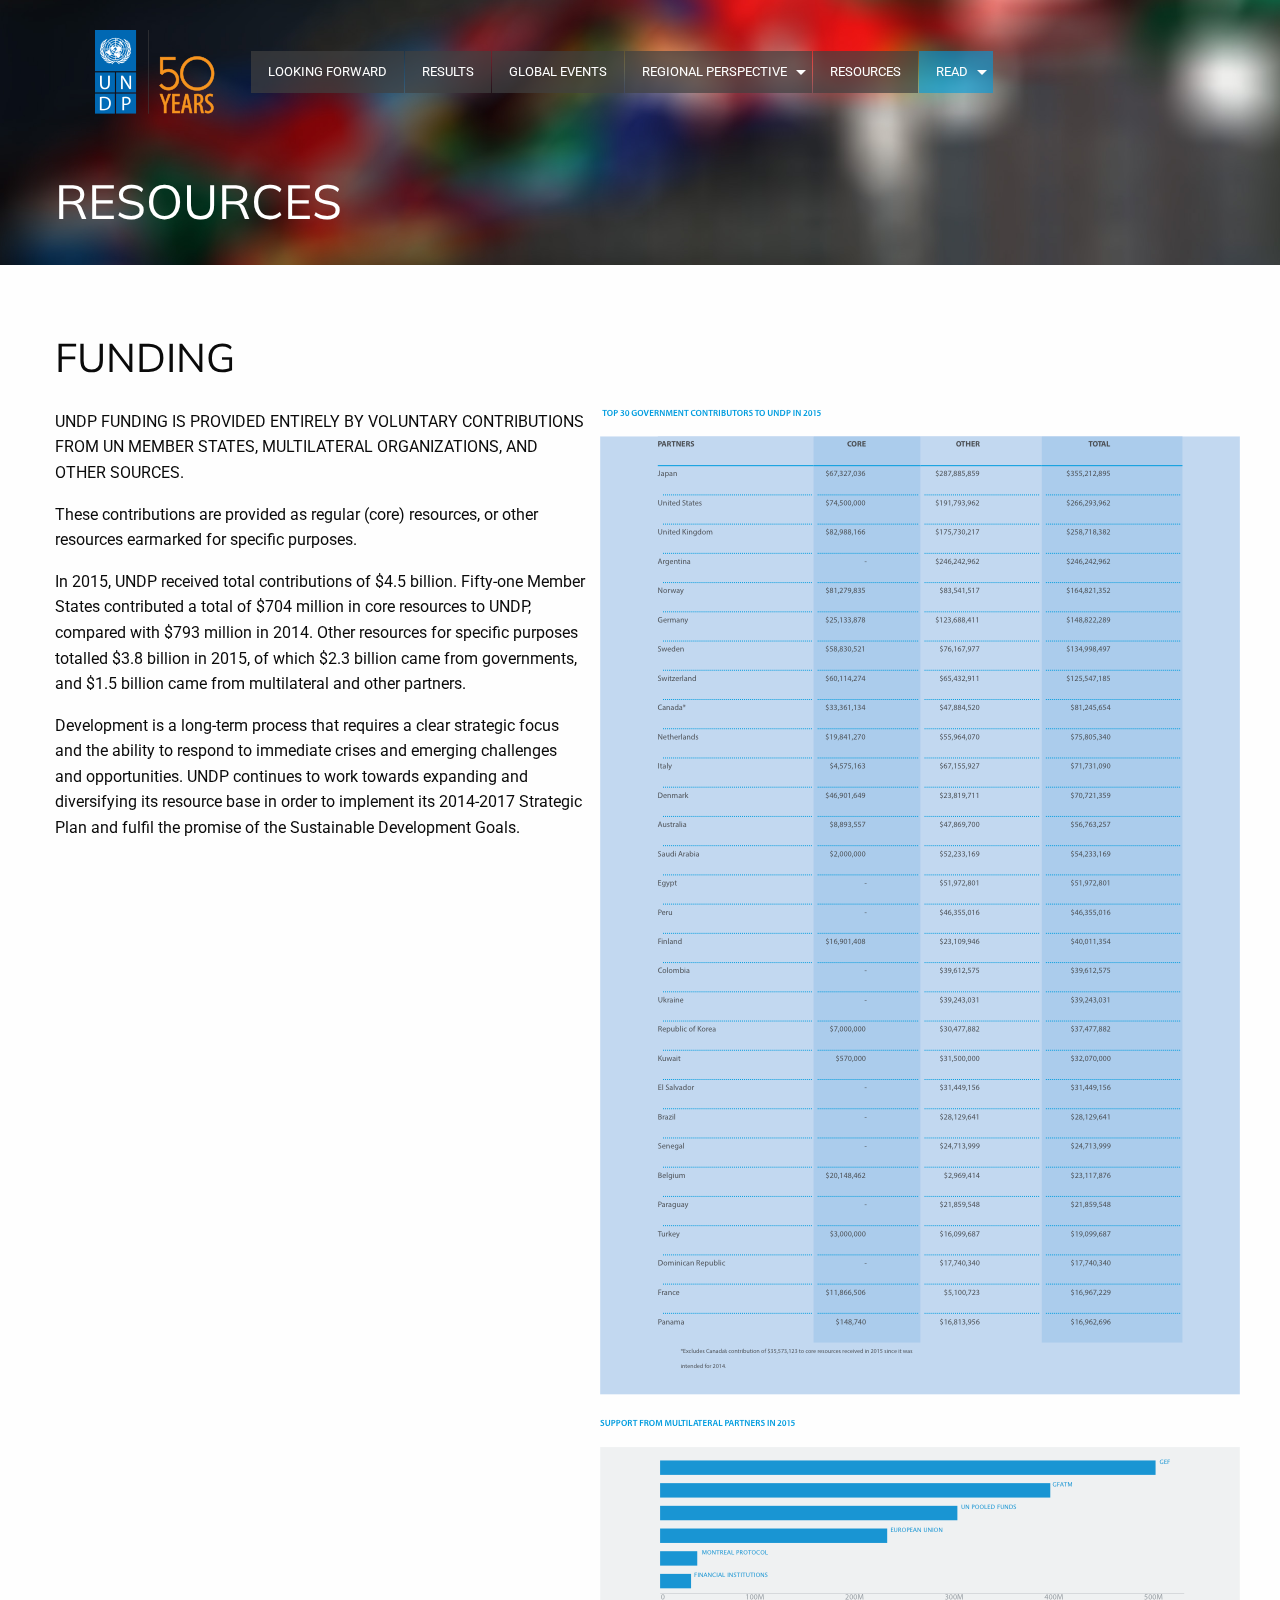
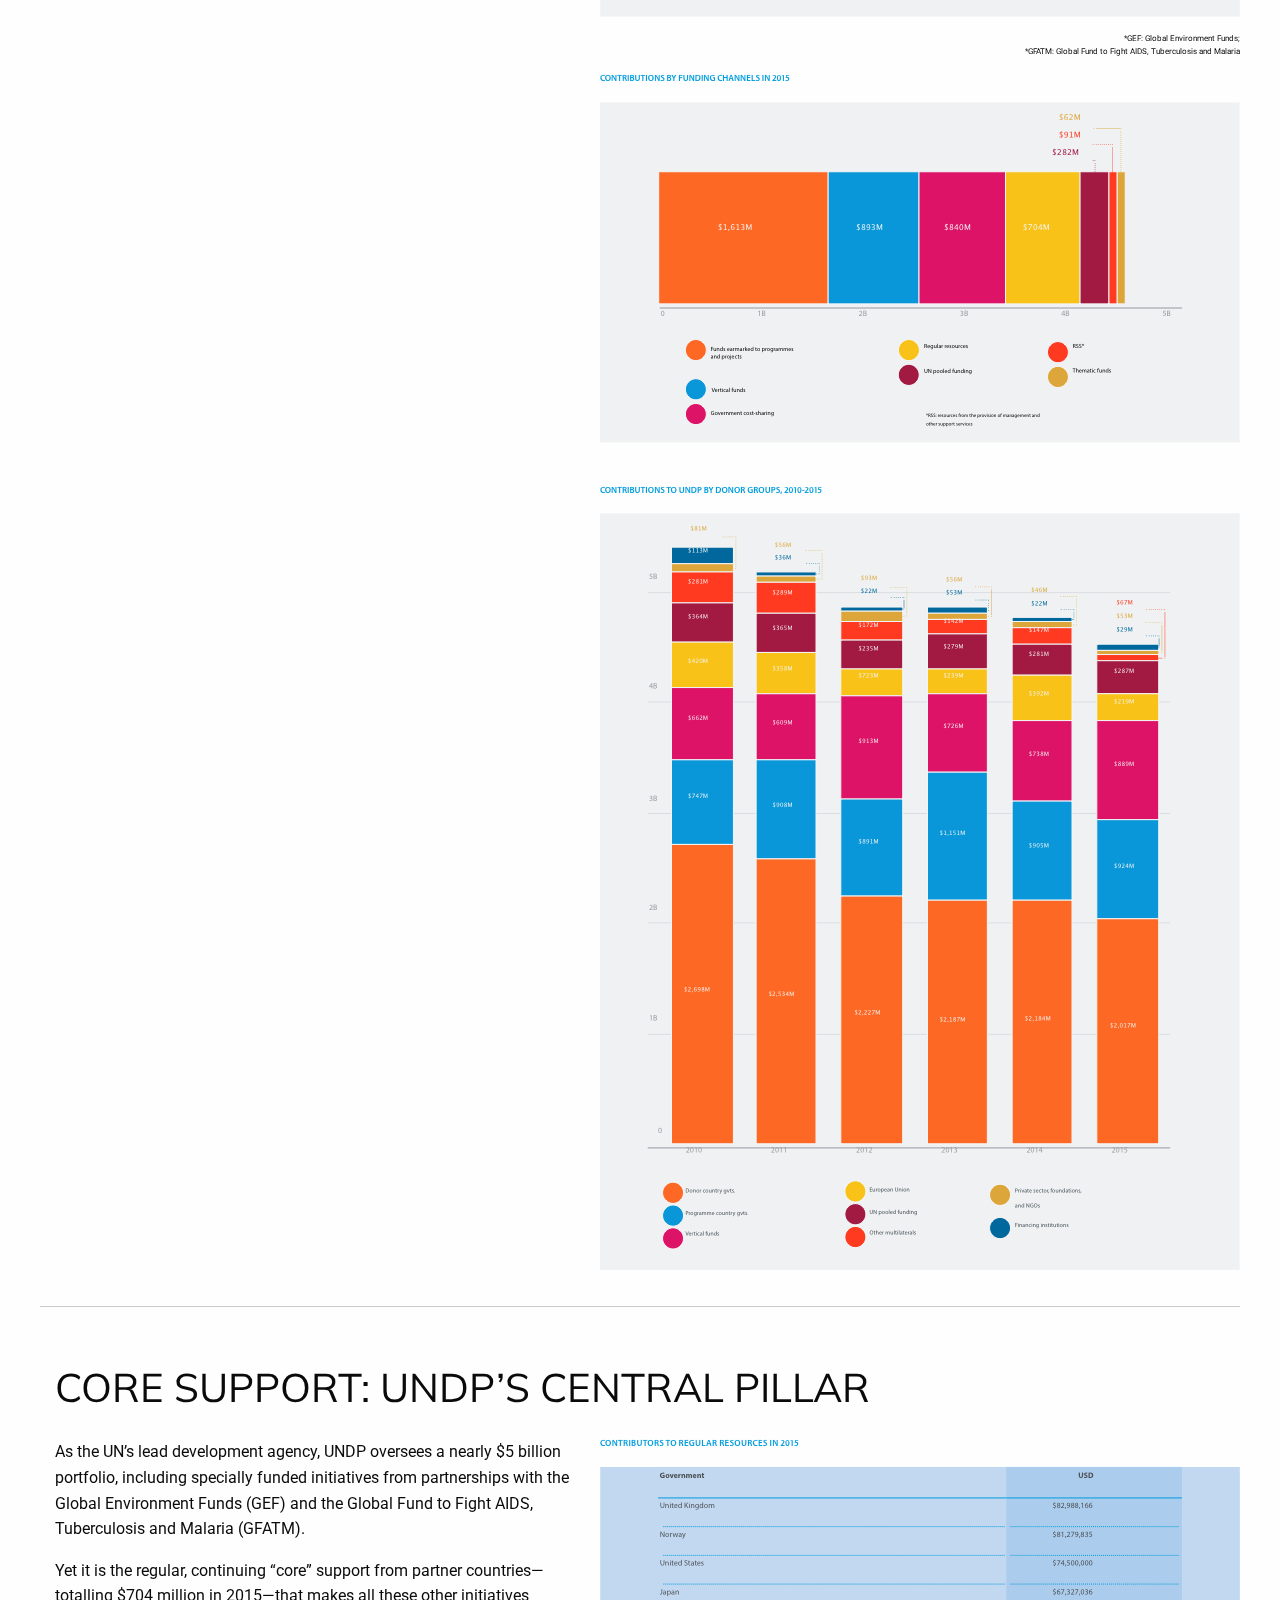
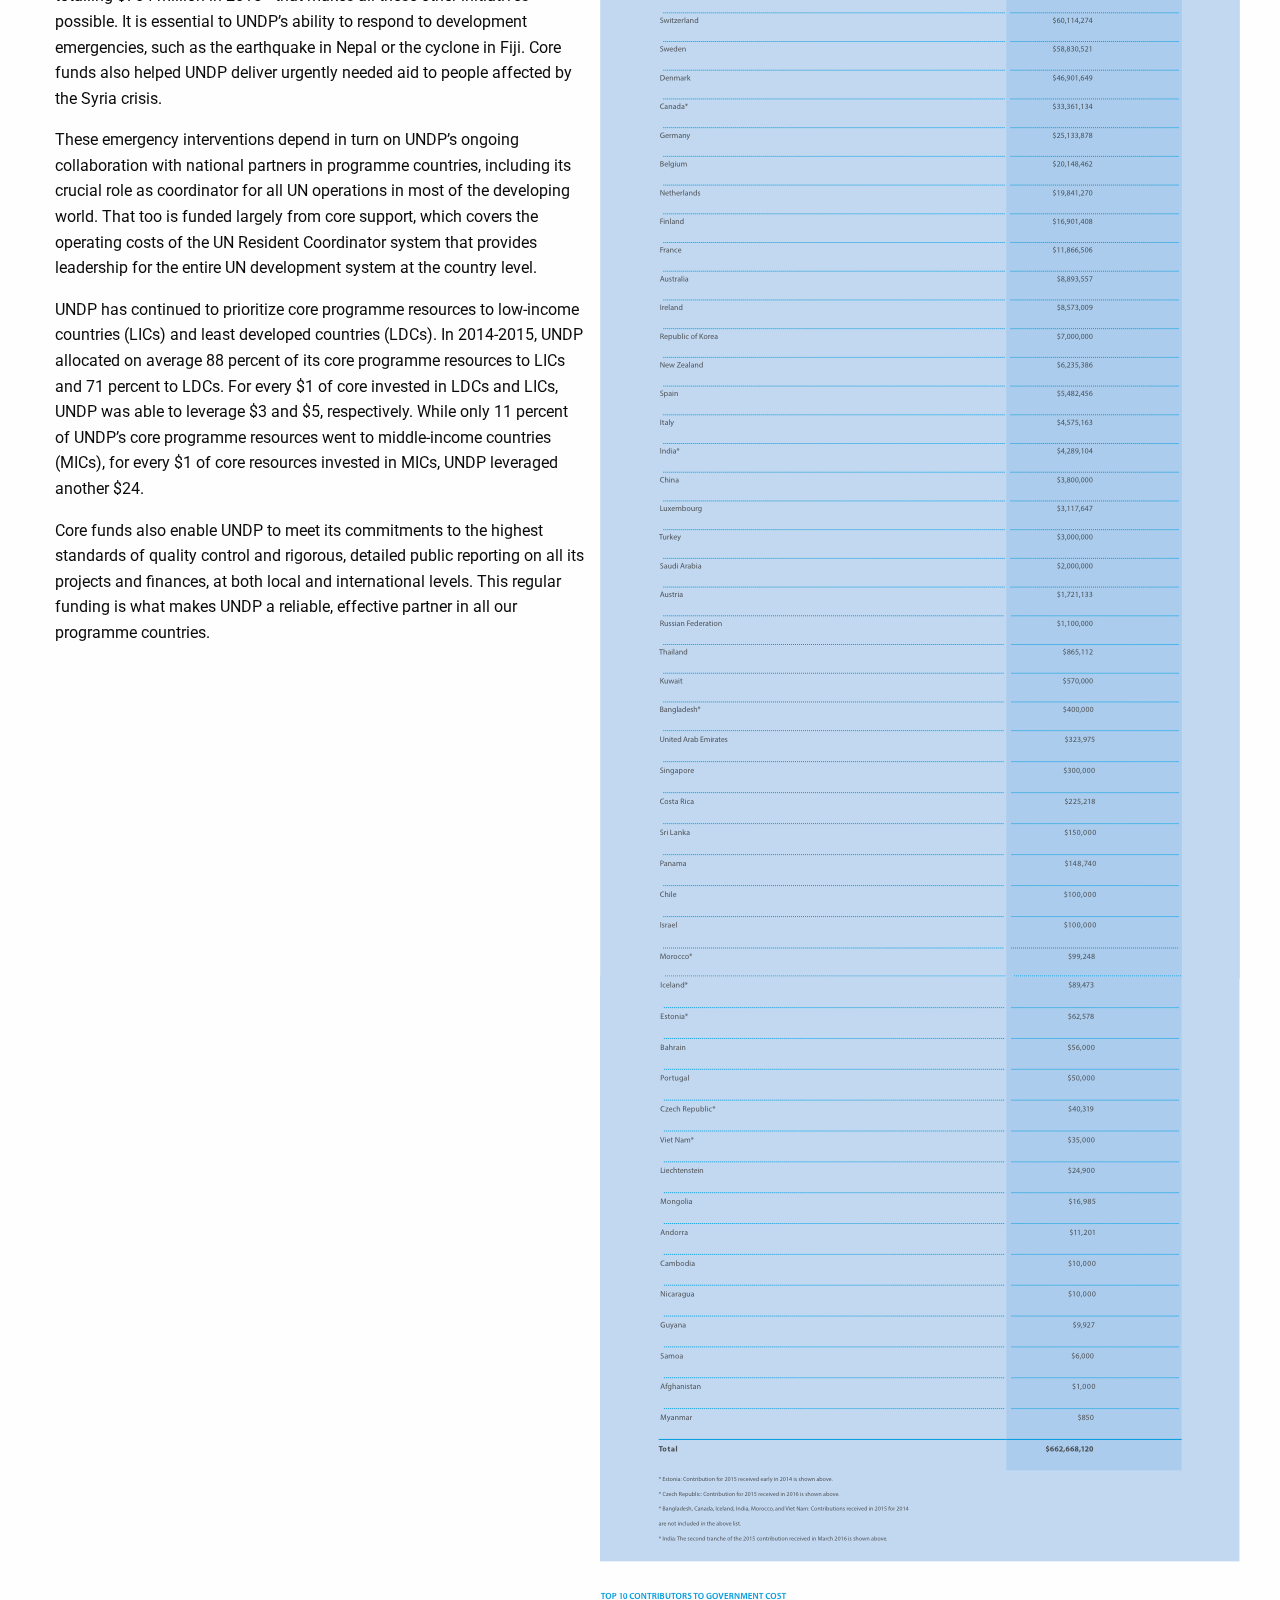
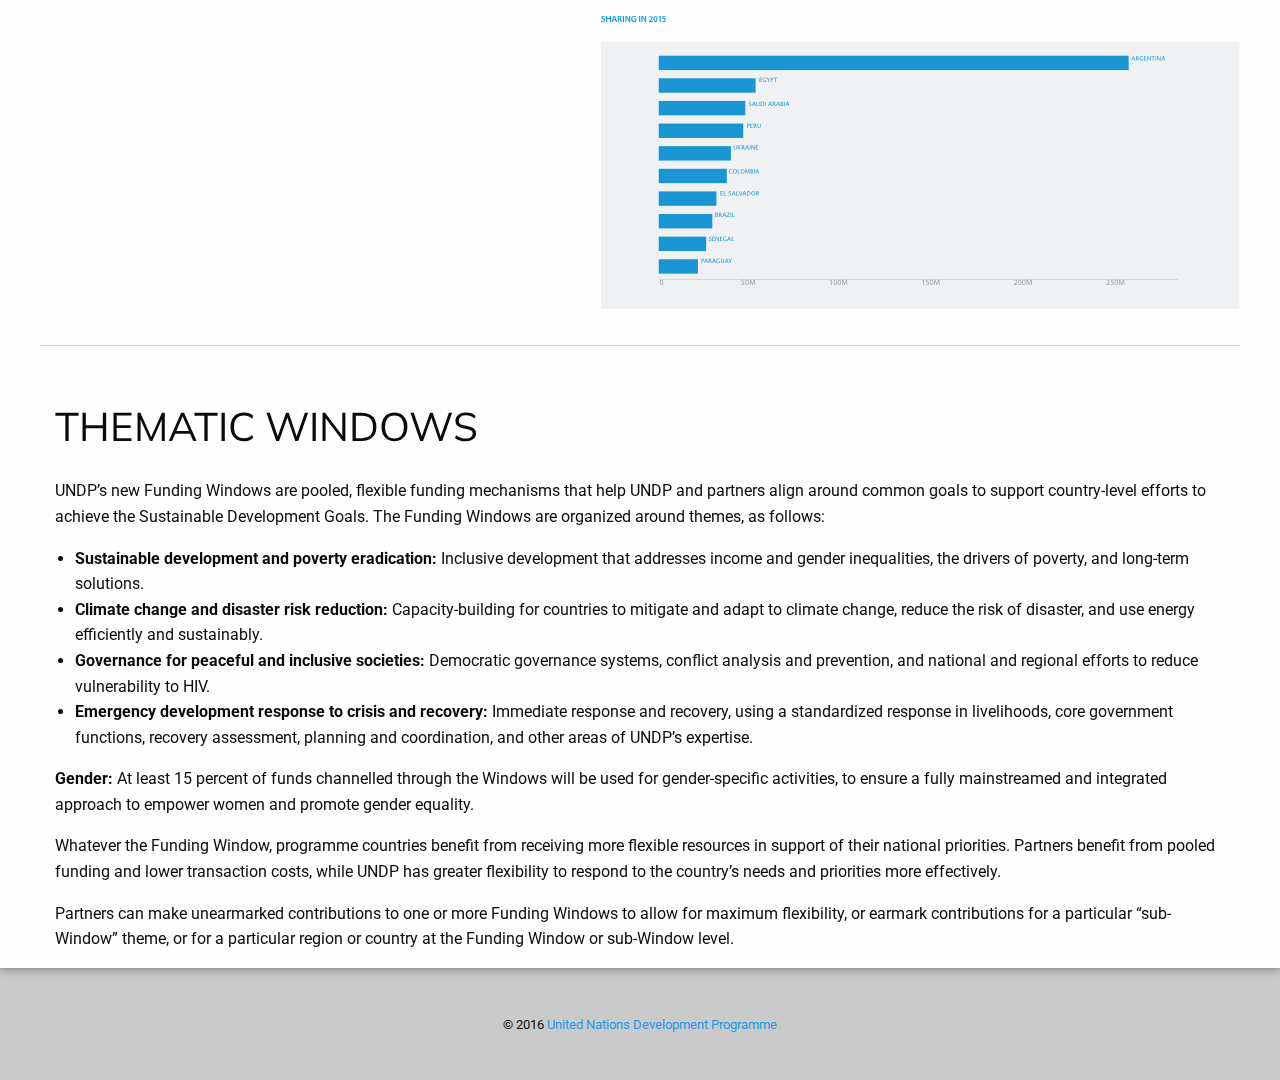
<file: en/resources.html>
<!doctype html>
<html class="no-js" lang="en">
  <head>
    <meta charset="utf-8" />
    <meta http-equiv="x-ua-compatible" content="ie=edge">
    <meta name="viewport" content="width=device-width, initial-scale=1.0">
    <title>RESOURCES | INFOCUS 2015 - 2016</title>
    <meta name="description" content="2016: LOOKING FORWARD highlights the leadership role that UNDP plays in eradicating poverty and reducing inequality worldwide. Learn more." />
    <meta name="keywords" contwelvet="UN,UNDP,human development,poverty eradication,inequalities reduction,partnership,food security,elections,crisis recovery,natural resources" />
    <meta property="og:url" content="http://infocus.undp.org/en/" />
    <meta property="og:title" content="UNDP in Focus 2015/2016" />
    <meta property="og:site_name" content="UNDP in Focus 2015/2016" />
    <meta property="og:description" content="2016: LOOKING FORWARD highlights the leadership role that UNDP plays in eradicating poverty and reducing inequality worldwide. Learn more." />
    <meta property="og:image" content="http://infocus.undp.org/assets/img/UNDP_50_en.png" />
    <meta name="twitter:card" content="summary_large_image">
    <meta name="twitter:site" content="@undp" />
    <link rel="shortcut icon" href="../favicon.ico">
    <link rel="stylesheet" href="../assets/css/app.css">
  </head>
  <body>
    <script>
      (function(i,s,o,g,r,a,m){i['GoogleAnalyticsObject']=r;i[r]=i[r]||function(){
      (i[r].q=i[r].q||[]).push(arguments)},i[r].l=1*new Date();a=s.createElement(o),
      m=s.getElementsByTagName(o)[0];a.async=1;a.src=g;m.parentNode.insertBefore(a,m)
      })(window,document,'script','//www.google-analytics.com/analytics.js','ga');
      ga('create', 'UA-61266442-5', 'auto'); ga('send', 'pageview');
    </script>
    <a name="top"></a>
    <div class="off-canvas-wrapper">
      <div class="off-canvas-wrapper-inner" data-off-canvas-wrapper>
        <div class="off-canvas-content" data-off-canvas-content>
          <div class="meeting-intro">
          <div class="title-bar hide-for-large" data-responsive-toggle="topmenu-buttons" data-hide-for="large">
            <div class="title-bar-left">
              <a href="../en"><img src="../assets/img/logo50-120x84.png" alt="UNDP 50th anniversary logo" /></a>
            </div>
            <div class="title-bar-right">
              <button class="menu-icon" type="button" data-open="offCanvasRight"></button>
            </div>
          </div>
          
            <div class="off-canvas position-right" id="offCanvasRight" data-off-canvas data-position="right">
              <ul class="menu vertical">
                <li><a href="../en/#forward">LOOKING FORWARD</a></li>
                <li><a href="../en/#results">HISTORY</a></li>
                <li><a href="../en/global-events.html">GLOBAL EVENTS</a></li>
                <li class=".is-dropdown-submenu-parent">
                  <a href="#">REGIONAL PERSPECTIVE</a>
                  <ul class="nested vertical menu">
                    <li><a href="../en/africa.html">Africa</a></li>
                    <li><a href="../en/arab-states.html">Arab States</a></li>
                    <li><a href="../en/asia-pacific.html">Asia and the Pacific</a></li>
                    <li><a href="../en/europe-central-asia.html">Europe and Central Asia</a></li>
                    <li><a href="../en/latin-america-caribbean.html">Latin America and the Caribbean</a></li>
                  </ul>
                </li>
                  
                
              </ul>  
            </div>
            
            <div class="row show-for-large">
              <div class="columns">
                <div class="top-bar" id="topmenu-buttons">
            
                  <div class="top-bar-left">
                    <ul class="dropdown menu" data-dropdown-menu>
                      <li class="menu-text"><a href="../en"><img src="../assets/img/logo50-120x84.png" alt="UNDP 50th anniversary logo" /></a></li>
                      <li><a href="../en/#forward" class="button button-grey"> LOOKING FORWARD</a></li>
                      <li><a href="../en/#results" class="button button-grey">RESULTS</a></li>
                      <li><a href="../en/global-events.html" class="button button-grey">GLOBAL EVENTS</a></li>
                      <li class=".is-dropdown-submenu-parent">
                        <a href="#" class="button button-grey">REGIONAL PERSPECTIVE</a>
                        <ul class="menu">
                          <li><a href="../en/africa.html" class="button button-grey">Africa</a></li>
                          <li><a href="../en/arab-states.html" class="button button-grey">Arab States</a></li>
                          <li><a href="../en/asia-pacific.html" class="button button-grey">Asia and the Pacific</a></li>
                          <li><a href="../en/europe-central-asia.html" class="button button-grey">Europe and Central Asia</a></li>
                          <li><a href="../en/latin-america-caribbean.html" class="button button-grey">Latin America and the Caribbean</a></li>
                        </ul>
                      </li>
                        <li><a href="../en/resources.html" class="button button-grey">RESOURCES</a></li>
                       <li class=".is-dropdown-submenu-parent">
                            <a href="#" class="button button-blue">READ</a>
                        <ul class="menu">
                          
                          <li><a href="../en/french.html" class="button button-grey">French</a></li>
                          <li><a href="../en/spanish.html" class="button button-grey">Spanish</a></li>
                          <li><a href="../en/russian.html" class="button button-grey">Russian</a></li>
                          <li><a href="../en/arabic.html" class="button button-grey">Arabic</a></li>
                            <li><a href="../en/chinese.html" class="button button-grey">Chinese</a></li>
                        </ul>
                        </li>
                    </ul>
                  </div>
          
              </div>
            </div>
          </div>
          
            <div class="row align-bottom meeting-header">        
              <div class="columns">
                 
                <h1><font color = "white"> RESOURCES</font></h1>
                
              </div>
            </div>
            
<!--
            <div class="language-switcher">
              <a href="../en/meeting">English</a>
              <a href="../fr/meeting">Français</a>
              <a href="../es/meeting">Español</a>
              <a href="../ar/meeting">العربية</a>
            </div>
-->    
          </div>
            
            
            <div class="row">
            <div class="columns">
          
              <h2>FUNDING</h2>
            </div>
          </div>
            
            
    <div class="row">
<div class="medium-5.5 columns medium-push-6">
 <p>UNDP FUNDING IS PROVIDED ENTIRELY BY VOLUNTARY CONTRIBUTIONS FROM UN MEMBER STATES, MULTILATERAL ORGANIZATIONS, AND OTHER SOURCES.</p>

<p>These contributions are provided as regular (core) resources, or other resources earmarked for specific purposes.</p>
                
              <p>In 2015, UNDP received total contributions of $4.5 billion. Fifty-one Member States contributed a total of $704 million in core resources to UNDP, compared with $793 million in 2014. Other resources for specific purposes totalled $3.8 billion in 2015, of which $2.3 billion came from governments, and $1.5 billion came from multilateral and other partners. </p>
                
              <p>Development is a long-term process that requires a clear strategic focus and the ability to respond to immediate crises and emerging challenges and opportunities. UNDP continues to work towards expanding and diversifying its resource base in order to implement its 2014-2017 Strategic Plan and fulfil the promise of the Sustainable Development Goals.</p>
   
    
   
</div>

        
        
<div>
    
    <img class="thumbnail" src="../assets/img/contributions.png">
    <p align="right" style="font-size:8px"> *GEF: Global Environment Funds; <br> *GFATM: Global Fund to Fight AIDS, Tuberculosis and Malaria</p>
    
     <img class="thumbnail" src="../assets/img/contributions6.png">
    
   
    
</div>
</div>      
            
            
            
            
         
          
          
          
              
                
             
           
          
            
            
            
            <hr>
            
            
            
            <div class="row">
            <div class="columns">
          
              <h2>CORE SUPPORT: UNDP’S CENTRAL PILLAR</h2>
            </div>
          </div>
            
            
    <div class="row">
<div class="medium-5.5 columns medium-push-6">
 <p>As the UN’s lead development agency, UNDP oversees a nearly $5 billion portfolio, including specially funded initiatives from partnerships with the Global Environment Funds (GEF) and the Global Fund to Fight AIDS, Tuberculosis and Malaria (GFATM).</p>

<p>Yet it is the regular, continuing “core” support from partner countries—totalling $704 million in 2015—that makes all these other initiatives possible. It is essential to UNDP’s ability to respond to development emergencies, such as the earthquake in Nepal or the cyclone in Fiji. Core funds also helped UNDP deliver urgently needed aid to people affected by the Syria crisis.</p>
                
              <p>These emergency interventions depend in turn on UNDP’s ongoing collaboration with national partners in programme countries, including its crucial role as coordinator for all UN operations in most of the developing world. That too is funded largely from core support, which covers the operating costs of the UN Resident Coordinator system that provides leadership for the entire UN development system at the country level.</p>
                
              <p>UNDP has continued to prioritize core programme resources to low-income countries (LICs) and least developed countries (LDCs). In 2014-2015, UNDP allocated on average 88 percent of its core programme resources to LICs and 71 percent to LDCs. For every $1 of core invested in LDCs and LICs, UNDP was able to leverage $3 and $5, respectively. While only 11 percent of UNDP’s core programme resources went to middle-income countries (MICs), for every $1 of core resources invested in MICs, UNDP leveraged another $24.</p>
    
    <p>Core funds also enable UNDP to meet its commitments to the highest standards of quality control and rigorous, detailed public reporting on all its projects and finances, at both local and international levels. This regular funding is what makes UNDP a reliable, effective partner in all our programme countries.</p>
   
    
   
</div>
<div>
    
    <img class="thumbnail" src="../assets/img/contributions2.png">
    
   
    
</div>
</div>     
            
        
            
            
            
          <hr>
          
            
             <div class="row">
            <div class="columns">
          
              <h2>THEMATIC WINDOWS</h2>
            </div>
          </div>
            
            
    <div class="row">
<div class="medium-5.5 columns medium-push-5">
 <p>UNDP’s new Funding Windows are pooled, flexible funding mechanisms that help UNDP and partners align around common goals to support country-level efforts to achieve the Sustainable Development Goals. The Funding Windows are organized around themes, as follows:</p>

<p>
    <ul>
    
    <li> <b>Sustainable development and poverty eradication:</b> Inclusive development that addresses income and gender inequalities, the drivers of poverty, and long-term solutions.</li>
        
        <li> <b>Climate change and disaster risk reduction:</b> Capacity-building for countries to mitigate and adapt to climate change, reduce the risk of disaster, and use energy efficiently and sustainably.</li>
        
        <li> <b>Governance for peaceful and inclusive societies:</b> Democratic governance systems, conflict analysis and prevention, and national and regional efforts to reduce vulnerability to HIV.</li>
        <li> <b>Emergency development response to crisis and recovery:</b> Immediate response and recovery, using a standardized response in livelihoods, core government functions, recovery assessment, planning and coordination, and other areas of UNDP’s expertise.</li>
    
    </ul> </p>
        
        <p>
            
        
    
   <b>Gender:</b> At least 15 percent of funds channelled through the Windows will be used for gender-specific activities, to ensure a fully mainstreamed and integrated approach to empower women and promote gender equality.
    
    
    
    </p>
                
              <p>Whatever the Funding Window, programme countries benefit from receiving more flexible resources in support of their national priorities. Partners benefit from pooled funding and lower transaction costs, while UNDP has greater flexibility to respond to the country’s needs and priorities more effectively.</p>
                
              <p>Partners can make unearmarked contributions to one or more Funding Windows to allow for maximum  flexibility, or earmark contributions for a particular “sub-Window” theme, or for a particular region or country at the Funding Window or sub-Window level.</p>
    
   
   
   
</div>

</div> 
        </div>
      </div>
            
            
        
          <footer>
            <div class="row align-middle">
              <div class="columns">
                <center><small>&copy; 2016 <a href="http://www.undp.org">United Nations Development Programme</a></small></center>
              </div>
            </div>
          </footer>
       
    
    <script src="../assets/js/app.js"></script>
  </body>
</html>
</file>
